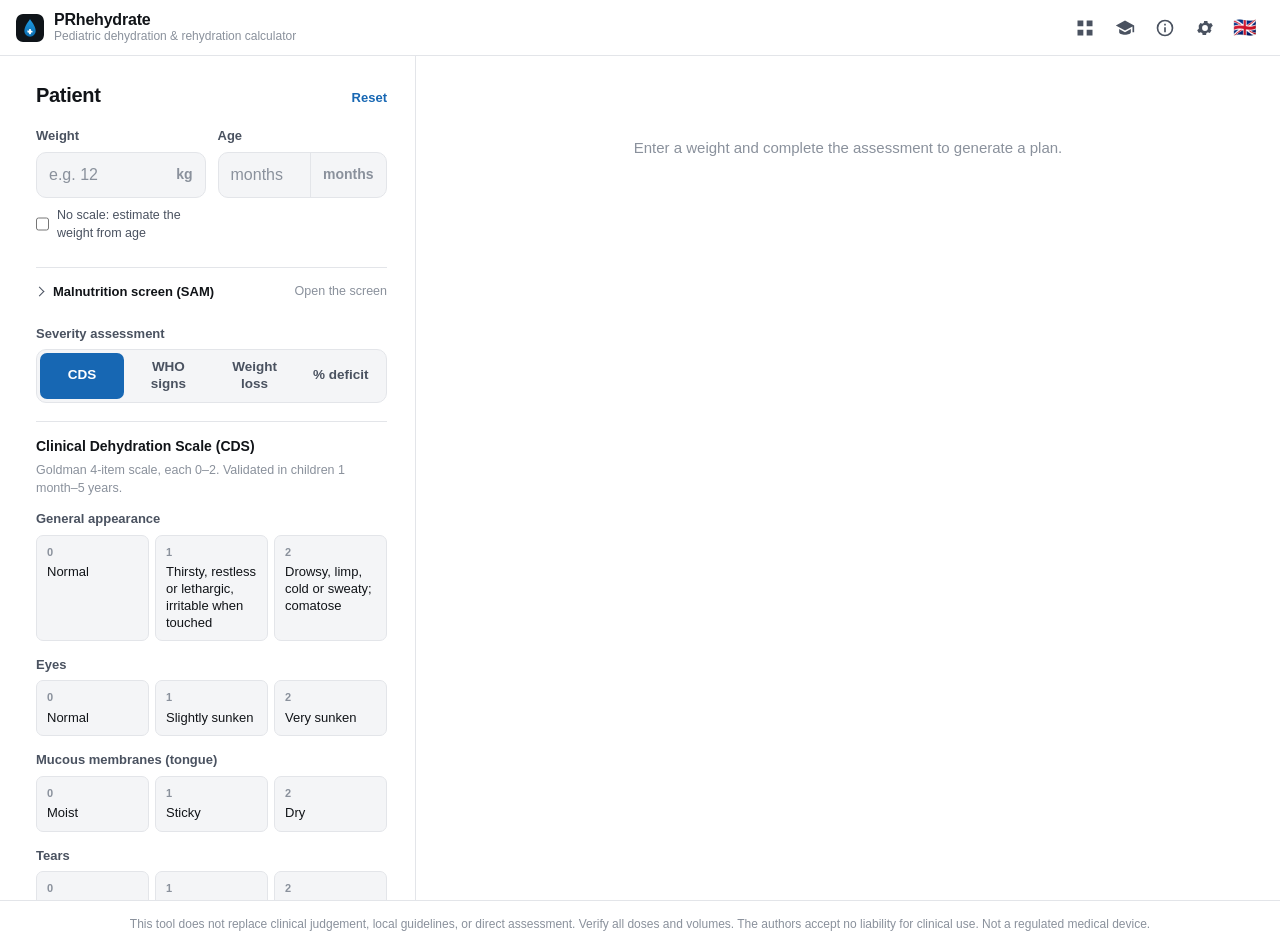
<file: index.html>
<!DOCTYPE html>
<html lang="en" data-theme="dark">
<head>
  <meta charset="utf-8" />
  <meta name="viewport" content="width=device-width, initial-scale=1, viewport-fit=cover" />
  <meta name="color-scheme" content="light dark" />
  <meta name="theme-color" content="#000000" media="(prefers-color-scheme: dark)" />
  <meta name="theme-color" content="#ffffff" media="(prefers-color-scheme: light)" />
  <meta name="description" content="Evidence-based pediatric dehydration severity and rehydration protocol calculator. Offline-capable clinical decision support." />
  <title>PRhehydrate · Pediatric Rehydration Calculator</title>
  <link rel="manifest" href="manifest.webmanifest" />
  <link rel="icon" href="icon.svg" type="image/svg+xml" />
  <link rel="apple-touch-icon" href="icon.svg" />
  <link rel="stylesheet" href="css/styles.css?v=2.0.1" />
  <script>
    try { var th = localStorage.getItem("rh.theme") || "system";
      if (th === "system") th = matchMedia("(prefers-color-scheme: light)").matches ? "light" : "dark";
      document.documentElement.setAttribute("data-theme", th); } catch (e) {}
  </script>
</head>
<body>

  <header class="topbar">
    <div class="brand">
      <img src="icon.svg" alt="" class="brand-mark" width="28" height="28" />
      <div class="brand-text">
        <span class="brand-name" data-i18n="app.title">PRhehydrate</span>
        <span class="brand-tag inst-tag" id="instTag" hidden></span>
        <span class="brand-tag app-tag" data-i18n="app.tagline">Pediatric dehydration &amp; rehydration calculator</span>
      </div>
    </div>
    <nav class="topnav" data-i18n-aria="nav.panels" aria-label="Panels">
      <a href="tables.html" class="iconbtn" data-i18n-title="nav.tables" aria-label="Clinical reference tables" title="Clinical reference tables">
        <svg viewBox="0 0 24 24" aria-hidden="true"><path d="M3 3h7v7H3V3zm0 11h7v7H3v-7zm11-11h7v7h-7V3zm0 11h7v7h-7v-7z"/></svg>
      </a>
      <button class="iconbtn" data-panel="edu" data-i18n-title="nav.edu" aria-label="Education">
        <svg viewBox="0 0 24 24" aria-hidden="true"><path d="M12 3 1 9l11 6 9-4.9V17h2V9L12 3zM5 13.2V17c0 1.7 3.1 3 7 3s7-1.3 7-3v-3.8l-7 3.8-7-3.8z"/></svg>
      </button>
      <button class="iconbtn" data-panel="about" data-i18n-title="nav.about" aria-label="About">
        <svg viewBox="0 0 24 24" aria-hidden="true"><path d="M11 7h2v2h-2V7zm0 4h2v6h-2v-6zm1-9a10 10 0 100 20 10 10 0 000-20zm0 18a8 8 0 110-16 8 8 0 010 16z"/></svg>
      </button>
      <button class="iconbtn" data-panel="settings" data-i18n-title="nav.settings" aria-label="Settings">
        <svg viewBox="0 0 24 24" aria-hidden="true"><path d="M19.4 13a7.8 7.8 0 000-2l2-1.6-2-3.4-2.4 1a7.6 7.6 0 00-1.7-1l-.4-2.5H10.9l-.4 2.5a7.6 7.6 0 00-1.7 1l-2.4-1-2 3.4L4.6 11a7.8 7.8 0 000 2l-2 1.6 2 3.4 2.4-1a7.6 7.6 0 001.7 1l.4 2.5h4.2l.4-2.5a7.6 7.6 0 001.7-1l2.4 1 2-3.4-2-1.6zM12 15.5A3.5 3.5 0 1112 8.5a3.5 3.5 0 010 7z"/></svg>
      </button>
      <div class="lang-wrap">
        <button class="langtoggle" id="langToggle" data-i18n-aria="nav.lang" aria-label="Change language" aria-haspopup="true" aria-expanded="false">EN</button>
        <div class="lang-menu" id="langMenu" hidden>
          <button class="lang-item" data-lang="en">🇬🇧 English</button>
          <button class="lang-item" data-lang="kr">🇰🇷 한국어</button>
          <button class="lang-item" data-lang="fr">🇫🇷 Français</button>
          <button class="lang-item" data-lang="ru">🇷🇺 Русский</button>
          <button class="lang-item" data-lang="zh">🇨🇳 中文</button>
        </div>
      </div>
    </nav>
  </header>

  <main class="layout">

    <section class="col col-input">
      <div class="card inputs" aria-labelledby="inHead">
        <div class="card-head"><h2 id="inHead" class="card-h" data-i18n="in.section">Patient</h2><button id="resetBtn" class="linkbtn" data-i18n="btn.reset">Reset</button></div>

        <div class="grid2">
          <label class="field">
            <span class="field-l" data-i18n="in.weight">Weight</span>
            <span class="inputwrap">
              <input id="weight" type="number" inputmode="decimal" min="0.5" max="100" step="0.1" data-i18n-ph="in.weight.ph" placeholder="e.g. 12" />
              <span class="suffix" data-i18n="u.kg">kg</span>
            </span>
            <span class="check"><input type="checkbox" id="weightEst" /><span data-i18n="in.weight.est">No scale: estimate the weight from age</span></span>
            <span class="hint" id="weightEstNote"></span>
          </label>
          <label class="field">
            <span class="field-l" data-i18n="in.age">Age</span>
            <span class="inputwrap">
              <input id="age" type="number" inputmode="numeric" min="0" max="216" step="1" data-i18n-ph="in.age.ph" placeholder="months" />
              <select id="ageUnit" class="suffix-select" data-i18n-aria="in.ageUnit" aria-label="Age unit">
                <option value="months" data-i18n="in.ageUnit.months">months</option>
                <option value="years" data-i18n="in.ageUnit.years">years</option>
              </select>
            </span>
          </label>
        </div>

        <details class="sam-screen" id="samScreen">
          <summary><span class="sub-h" data-i18n="sam.screen.title">Malnutrition screen (SAM)</span><span class="sam-sum" id="samSum"></span></summary>
          <p class="hint" data-i18n="sam.screen.help"></p>
          <div class="sam-grid">
            <label class="field sam-muac">
              <span class="field-l" data-i18n="sam.muac">MUAC</span>
              <span class="inputwrap">
                <input id="samMuac" type="number" inputmode="numeric" min="50" max="250" step="1" data-i18n-ph="sam.muac.ph" placeholder="e.g. 118" />
                <span class="suffix" data-i18n="u.mm">mm</span>
              </span>
            </label>
            <label class="field">
              <span class="field-l" data-i18n="sam.length">Length / height</span>
              <span class="inputwrap">
                <input id="samLen" type="number" inputmode="decimal" min="45" max="120" step="0.5" />
                <span class="suffix">cm</span>
              </span>
              <span class="hint" data-i18n="sam.length.help"></span>
            </label>
          </div>
          <div class="sam-grid">
            <div class="field">
              <span class="field-l" data-i18n="sam.sex">Sex</span>
              <div class="segmented small" id="samSexSeg">
                <button class="seg" data-val="m" data-i18n="sam.sex.m">Boy</button>
                <button class="seg" data-val="f" data-i18n="sam.sex.f">Girl</button>
              </div>
            </div>
            <div class="field">
              <span class="field-l" data-i18n="sam.whz">Weight-for-height &lt; −3 SD</span>
              <div class="segmented small" id="samWhzSeg">
                <button class="seg" data-val="yes" data-i18n="sam.yes">Yes</button>
                <button class="seg" data-val="no" data-i18n="sam.no">No</button>
                <button class="seg" data-val="" data-i18n="sam.whz.unk">Not measured</button>
              </div>
              <span class="hint" id="samWhzDerived"></span>
            </div>
          </div>
          <div class="field">
            <span class="field-l" data-i18n="sam.oedema">Bilateral pitting oedema</span>
            <div class="segmented small" id="samOedemaSeg">
              <button class="seg" data-val="0" data-i18n="sam.oedema.0">None</button>
              <button class="seg" data-val="1">+</button>
              <button class="seg" data-val="2">++</button>
              <button class="seg" data-val="3">+++</button>
            </div>
          </div>
          <div class="sam-status" id="samStatus" aria-live="polite"></div>

          <div class="sam-extra" id="samExtra" hidden>
            <p class="hint sam-warn" data-i18n="sam.diag.common"></p>
            <div class="field">
              <span class="field-l" data-i18n="sam.hyd">Hydration status (clinician judgement)</span>
              <div class="segmented small" id="samHydSeg">
                <button class="seg" data-val="none" data-i18n="sam.hyd.none">None</button>
                <button class="seg" data-val="some" data-i18n="sam.hyd.some">Some</button>
                <button class="seg" data-val="severe" data-i18n="sam.hyd.severe">Severe</button>
              </div>
              <span class="hint" id="samHydHint"></span>
            </div>
            <div class="field">
              <span class="field-l" data-i18n="sam.shock">Signs of shock</span>
              <div class="segmented small" id="samShockSeg">
                <button class="seg" data-val="1" data-i18n="sam.yes">Yes</button>
                <button class="seg" data-val="0" data-i18n="sam.no">No</button>
              </div>
              <span class="hint" id="samShockDef"></span>
            </div>
            <div class="field">
              <span class="field-l" data-i18n="sam.oralOk">Can drink or take NG fluids</span>
              <div class="segmented small" id="samOralSeg">
                <button class="seg" data-val="1" data-i18n="sam.yes">Yes</button>
                <button class="seg" data-val="0" data-i18n="sam.no">No</button>
              </div>
            </div>
            <label class="field">
              <span class="field-l" data-i18n="sam.preW">Pre-diarrhoea weight (if known)</span>
              <span class="inputwrap">
                <input id="samPreW" type="number" inputmode="decimal" min="0.5" max="100" step="0.1" />
                <span class="suffix" data-i18n="u.kg">kg</span>
              </span>
              <span class="hint" data-i18n="sam.preW.help"></span>
            </label>
          </div>
        </details>

        <p class="hint sam-hidden" id="samHiddenNote" data-i18n="in.samHidden" hidden></p>
        <div id="methodBlock">
        <div class="field">
          <span class="field-l" data-i18n="in.method">Severity assessment</span>
          <div class="segmented method-seg" id="methodSeg" role="tablist">
            <button role="tab" class="seg active" data-method="cds" data-i18n="in.method.cds.s">CDS</button>
            <button role="tab" class="seg" data-method="who" data-i18n="in.method.who.s">WHO signs</button>
            <button role="tab" class="seg" data-method="weight" data-i18n="in.method.weight.s">Weight loss</button>
            <button role="tab" class="seg" data-method="percent" data-i18n="in.method.percent.s">% deficit</button>
          </div>
        </div>

        <div class="method-panel" data-mpanel="cds">
          <h3 class="sub-h" data-i18n="cds.title">Clinical Dehydration Scale (CDS)</h3>
          <p class="hint" data-i18n="cds.help"></p>
          <div class="scale" id="cdsScale"></div>
          <div class="scorebar"><span data-i18n="cds.score">CDS score</span><strong id="cdsScore">0 / 8</strong></div>
        </div>

        <div class="method-panel" data-mpanel="who" hidden>
          <h3 class="sub-h" data-i18n="who.title">WHO clinical signs</h3>
          <p class="hint" data-i18n="who.help"></p>
          <div class="scale" id="whoScale"></div>
        </div>

        <div class="method-panel" data-mpanel="weight" hidden>
          <h3 class="sub-h" data-i18n="wl.title">Measured weight loss</h3>
          <p class="hint" data-i18n="wl.help"></p>
          <label class="field">
            <span class="field-l" data-i18n="wl.well">Recent well weight</span>
            <span class="inputwrap">
              <input id="wellWeight" type="number" inputmode="decimal" min="0.5" max="100" step="0.1" data-i18n-ph="wl.well.ph" placeholder="kg before illness" />
              <span class="suffix" data-i18n="u.kg">kg</span>
            </span>
          </label>
        </div>

        <div class="method-panel" data-mpanel="percent" hidden>
          <h3 class="sub-h" data-i18n="pct.title">Estimated fluid deficit</h3>
          <p class="hint" data-i18n="pct.help"></p>
          <label class="field">
            <span class="field-l"><span data-i18n="pct.label">Deficit</span> · <strong id="pctOut">5%</strong></span>
            <input id="pctRange" type="range" min="0" max="15" step="0.5" value="5" class="range" />
          </label>
        </div>
        </div>

        <details class="losses">
          <summary data-i18n="loss.title">Ongoing losses (optional)</summary>
          <div class="grid2">
            <label class="field">
              <span class="field-l" data-i18n="loss.stools">Watery stools</span>
              <input id="stools" type="number" inputmode="numeric" min="0" max="50" step="1" value="0" />
              <span class="hint" data-i18n="loss.stools.unit"></span>
            </label>
            <label class="field">
              <span class="field-l" data-i18n="loss.emesis">Emesis episodes</span>
              <input id="emesis" type="number" inputmode="numeric" min="0" max="50" step="1" value="0" />
              <span class="hint" data-i18n="loss.emesis.unit"></span>
            </label>
          </div>
          <p class="hint" data-i18n="loss.help"></p>
          <div class="field">
            <span class="field-l" data-i18n="sam.cholera">Suspected cholera / profuse watery diarrhoea</span>
            <div class="segmented small" id="samCholSeg">
              <button class="seg" data-val="1" data-i18n="sam.yes">Yes</button>
              <button class="seg" data-val="0" data-i18n="sam.no">No</button>
            </div>
          </div>
        </details>

        <details class="losses">
          <summary data-i18n="lab.title">Blood results (optional)</summary>
          <div class="grid2">
            <label class="field">
              <span class="field-l" data-i18n="lab.na">Serum Na⁺</span>
              <span class="inputwrap">
                <input id="sodium" type="number" inputmode="decimal" min="100" max="200" step="1" />
                <span class="suffix">mmol/L</span>
              </span>
              <span class="hint" data-i18n="lab.na.help"></span>
            </label>
          </div>
        </details>

        <div class="actions">
          <div class="live-sum" id="liveSum"></div>
          <button id="calcBtn" class="btn primary" data-i18n="btn.seePlan">See the plan</button>
        </div>
      </div>
    </section>

    <section class="col col-results">
      <div class="card results" aria-live="polite">
        <div class="results-head">
          <div class="results-btns">
            <button id="sheetBtn" class="btn primary small" data-i18n="bs.btn" hidden>Bedside sheet</button>
            <button id="copyBtn" class="btn ghost small" data-i18n="btn.copy" hidden>Copy as text</button>
            <button id="printBtn" class="btn ghost small" data-i18n="btn.print" hidden>Print / save</button>
          </div>
        </div>
        <div id="resultsBody">
          <p class="empty" data-i18n="res.empty">Enter a weight and complete the assessment to generate a plan.</p>
        </div>
      </div>
    </section>

  </main>

  <footer class="foot">
    <span data-i18n="foot.disclaimer"></span>
  </footer>

  <div class="overlay" id="overlay" hidden>
    <div class="sheet" role="dialog" aria-modal="true" id="sheet">
      <button class="sheet-close" id="sheetClose" data-i18n-aria="nav.close" aria-label="Close">✕</button>

      <div class="panel" data-panel-body="edu" hidden>
        <h2 data-i18n="edu.title">Education</h2>
        <article class="prose" id="eduBody"></article>
      </div>

      <div class="panel" data-panel-body="about" hidden>
        <h2 data-i18n="about.title">About</h2>
        <article class="prose" id="aboutBody"></article>
      </div>

      <div class="panel" data-panel-body="bedside" hidden>
        <div class="bs-bar">
          <h2 data-i18n="bs.btn">Bedside sheet</h2>
          <button class="btn primary small" id="sheetPrintBtn" data-i18n="bs.print">Print</button>
        </div>
        <p class="hint" data-i18n="bs.preview.help"></p>
        <div class="bs-preview"><div class="bs-paper" id="sheetPreview"></div></div>
      </div>

      <div class="panel" data-panel-body="settings" hidden>
        <h2 data-i18n="set.title">Settings</h2>

        <details class="set-group" open>
        <summary class="set-section-h" data-i18n="set.display">Display</summary>
        <div class="setrow">
          <span data-i18n="set.lang">Language</span>
          <div class="segmented small" id="langSeg">
            <button class="seg" data-lang="en" title="English" aria-label="English">🇬🇧</button>
            <button class="seg" data-lang="kr" title="한국어" aria-label="한국어">🇰🇷</button>
            <button class="seg" data-lang="fr" title="Français" aria-label="Français">🇫🇷</button>
            <button class="seg" data-lang="ru" title="Русский" aria-label="Русский">🇷🇺</button>
            <button class="seg" data-lang="zh" title="中文" aria-label="中文">🇨🇳</button>
          </div>
        </div>
        <div class="setrow">
          <span data-i18n="set.theme">Theme</span>
          <div class="segmented small" id="themeSeg">
            <button class="seg" data-theme="system" data-i18n="set.theme.system">System</button>
            <button class="seg" data-theme="light" data-i18n="set.theme.light">Light</button>
            <button class="seg" data-theme="dark" data-i18n="set.theme.dark">Dark</button>
          </div>
        </div>
        <div class="setrow">
          <span data-i18n="set.update">Check for updates</span>
          <button class="btn ghost small" id="updateBtn" data-i18n="set.update">Check for updates</button>
        </div>
        <div class="setrow last">
          <span data-i18n="set.clear">Clear saved inputs</span>
          <button class="btn ghost small" id="clearBtn" data-i18n="set.clear">Clear saved inputs</button>
        </div>
        </details>

        <details class="set-group">
        <summary class="set-section-h" data-i18n="inst.title">Institution</summary>

        <div class="setrow">
          <label class="field full">
            <span class="field-l" data-i18n="inst.name">Institution name</span>
            <input id="instName" type="text" data-i18n-ph="inst.name.ph" placeholder="e.g. Seoul Children's Hospital" />
            <span class="hint" data-i18n="inst.name.help"></span>
          </label>
        </div>
        <div class="setrow">
          <label class="field full">
            <span class="field-l" data-i18n="inst.dept">Department / ward</span>
            <input id="instDept" type="text" data-i18n-ph="inst.dept.ph" placeholder="e.g. Paediatric Emergency" />
          </label>
        </div>
        <div class="setrow">
          <div class="field full">
            <span class="field-l" data-i18n="inst.logo">Logo</span>
            <div class="logo-row">
              <img id="instLogoPreview" class="logo-preview" alt="" hidden />
              <label class="btn ghost small logo-pick">
                <span data-i18n="inst.logo.choose">Choose image</span>
                <input id="instLogoFile" type="file" accept="image/*" hidden />
              </label>
              <button class="btn ghost small" id="instLogoRemove" data-i18n="inst.logo.remove" hidden>Remove</button>
            </div>
          </div>
        </div>
        </details>

        <details class="set-group">
        <summary class="set-section-h" data-i18n="set.protocol">Protocols</summary>
        <div class="setrow">
          <span data-i18n="inst.ivFluid">IV fluid for Plan C</span>
          <select id="instIvFluid" class="set-select">
            <option value="rl" data-i18n="inst.ivFluid.rl">Ringer's lactate (WHO default)</option>
            <option value="ns" data-i18n="inst.ivFluid.ns">Normal saline (0.9% NaCl)</option>
            <option value="plasmalyte" data-i18n="inst.ivFluid.plasmalyte">Plasma-Lyte</option>
            <option value="darrow" data-i18n="inst.ivFluid.darrow">Half-strength Darrow's with 5% dextrose</option>
            <option value="halfns" data-i18n="inst.ivFluid.halfns">0.45% saline with 5% dextrose</option>
          </select>
          <p class="hint full" data-i18n="inst.ivFluid.help"></p>
        </div>
        <div class="setrow">
          <span data-i18n="inst.planBRate">Plan B ORS dose</span>
          <select id="instPlanBRate" class="set-select">
            <option value="75"  data-i18n="inst.planBRate.75">75 mL/kg (WHO standard)</option>
            <option value="60"  data-i18n="inst.planBRate.60">60 mL/kg (ESPGHAN moderate / European)</option>
            <option value="100" data-i18n="inst.planBRate.100">100 mL/kg (WHO max)</option>
            <option value="50"  data-i18n="inst.planBRate.50">50 mL/kg (ESPGHAN mild)</option>
          </select>
        </div>
        <div class="setrow">
          <span data-i18n="inst.planBHours">Plan B duration</span>
          <select id="instPlanBHours" class="set-select">
            <option value="4" data-i18n="inst.planBHours.4">4 hours (standard)</option>
            <option value="3" data-i18n="inst.planBHours.3">3 hours (rapid)</option>
            <option value="6" data-i18n="inst.planBHours.6">6 hours (extended / home)</option>
          </select>
        </div>
        <div class="setrow">
          <span data-i18n="inst.planBApproach">Plan C primary approach</span>
          <select id="instPlanCApproach" class="set-select">
            <option value="who" data-i18n="inst.planBApproach.who">WHO (30/70 split)</option>
            <option value="bolus" data-i18n="inst.planBApproach.bolus">Bolus-first (AAP)</option>
          </select>
        </div>
        <div class="setrow">
          <span data-i18n="inst.sevPct.some">"Some" deficit %</span>
          <span class="set-pct-wrap">
            <input id="instSomePct" type="number" inputmode="decimal" min="1" max="9" step="0.5" value="6" class="set-num" />
            <span class="set-pct-sym">%</span>
          </span>
        </div>
        <div class="setrow">
          <span data-i18n="inst.sevPct.severe">"Severe" deficit %</span>
          <span class="set-pct-wrap">
            <input id="instSeverePct" type="number" inputmode="decimal" min="5" max="15" step="0.5" value="10" class="set-num" />
            <span class="set-pct-sym">%</span>
          </span>
        </div>
        </details>

        <details class="set-group">
        <summary class="set-section-h" data-i18n="res.adjuncts">Adjuncts</summary>
        <div class="setrow">
          <span data-i18n="inst.showZinc">Zinc reminder</span>
          <div class="segmented small" id="instZincSeg">
            <button class="seg active" data-val="1" data-i18n="inst.on">On</button>
            <button class="seg" data-val="0" data-i18n="inst.off">Off</button>
          </div>
        </div>
        <div class="setrow">
          <span data-i18n="inst.showOndansetron">Ondansetron note</span>
          <div class="segmented small" id="instOndaSeg">
            <button class="seg active" data-val="1" data-i18n="inst.on">On</button>
            <button class="seg" data-val="0" data-i18n="inst.off">Off</button>
          </div>
        </div>
        <div class="setrow">
          <span data-i18n="inst.showNgOrs">NG-ORS note</span>
          <div class="segmented small" id="instNgSeg">
            <button class="seg active" data-val="1" data-i18n="inst.on">On</button>
            <button class="seg" data-val="0" data-i18n="inst.off">Off</button>
          </div>
        </div>
        <div class="setrow">
          <span data-i18n="inst.showRacecadotril">Racecadotril note</span>
          <div class="segmented small" id="instRaceSeg">
            <button class="seg" data-val="1" data-i18n="inst.on">On</button>
            <button class="seg active" data-val="0" data-i18n="inst.off">Off</button>
          </div>
        </div>
        <div class="setrow">
          <span data-i18n="inst.showSmectite">Smectite note</span>
          <div class="segmented small" id="instSmectiteSeg">
            <button class="seg" data-val="1" data-i18n="inst.on">On</button>
            <button class="seg active" data-val="0" data-i18n="inst.off">Off</button>
          </div>
        </div>
        <div class="setrow last">
          <span data-i18n="inst.showSboulardii">S. boulardii note</span>
          <div class="segmented small" id="instSboulardiiSeg">
            <button class="seg" data-val="1" data-i18n="inst.on">On</button>
            <button class="seg active" data-val="0" data-i18n="inst.off">Off</button>
          </div>
        </div>
        </details>

        <details class="set-group">
        <summary class="set-section-h" data-i18n="inst.bedside.title">Bedside units</summary>
        <div class="setrow">
          <span data-i18n="inst.dripSet">Giving set</span>
          <select id="instDripSet" class="set-select">
            <option value="60" data-i18n="inst.dripSet.60">Paediatric burette set, 60 drops/mL</option>
            <option value="20" data-i18n="inst.dripSet.20">Standard set, 20 drops/mL</option>
            <option value="0" data-i18n="inst.dripSet.0">Infusion pump (no drops shown)</option>
          </select>
        </div>
        <div class="setrow">
          <span data-i18n="inst.orsSachet">ORS sachet size</span>
          <select id="instOrsSachet" class="set-select">
            <option value="1000" data-i18n="inst.orsSachet.1000">1 L sachet (WHO/UNICEF)</option>
            <option value="500" data-i18n="inst.orsSachet.500">500 mL sachet</option>
            <option value="200" data-i18n="inst.orsSachet.200">200 mL sachet</option>
          </select>
        </div>
        <div class="setrow last">
          <span data-i18n="inst.zincTab">Zinc as 20 mg dispersible tablets</span>
          <div class="segmented small" id="instZincTabSeg">
            <button class="seg active" data-val="1" data-i18n="inst.on">On</button>
            <button class="seg" data-val="0" data-i18n="inst.off">Off</button>
          </div>
        </div>

        </details>

        <details class="set-group">
        <summary class="set-section-h" data-i18n="inst.sam.title">Malnutrition (SAM)</summary>
        <div class="setrow">
          <span data-i18n="inst.samScreen">Malnutrition screen</span>
          <select id="instSamScreen" class="set-select">
            <option value="optional" data-i18n="inst.samScreen.optional">Shown, optional</option>
            <option value="required" data-i18n="inst.samScreen.required">Required before any plan</option>
            <option value="off" data-i18n="inst.samScreen.off">Off</option>
          </select>
        </div>
        <div class="setrow">
          <span data-i18n="inst.samProtocol">SAM rehydration protocol</span>
          <select id="instSamProtocol" class="set-select">
            <option value="who" data-i18n="sam.p.who">WHO</option>
            <option value="msf" data-i18n="sam.p.msf">MSF</option>
            <option value="acf" data-i18n="sam.p.acf">ACF</option>
            <option value="india" data-i18n="sam.p.india">India</option>
            <option value="kenya" data-i18n="sam.p.kenya">Kenya</option>
          </select>
        </div>
        <div class="setrow set-sources">
          <ul class="src-list" id="samProtocolSources"></ul>
        </div>
        <div class="setrow last">
          <span data-i18n="inst.samFluid">Oral fluid for SAM</span>
          <select id="instSamFluid" class="set-select">
            <option value="auto" data-i18n="inst.samFluid.auto">As the protocol specifies</option>
            <option value="ors" data-i18n="inst.samFluid.ors">Low-osmolarity ORS (no ReSoMal)</option>
          </select>
        </div>

        </details>

        <details class="set-group">
        <summary class="set-section-h" data-i18n="inst.link.title">Setup link</summary>
        <p class="hint" data-i18n="inst.link.help"></p>
        <div class="setrow">
          <button class="btn ghost small" id="linkMakeBtn" data-i18n="inst.link.make">Create link from these settings</button>
        </div>
        <div class="setrow last" id="linkRow" hidden>
          <input id="linkOut" type="text" readonly class="link-out" data-i18n-aria="inst.link.title" aria-label="Setup link" />
          <button class="btn ghost small" id="linkCopyBtn" data-i18n="inst.link.copy">Copy</button>
        </div>

        </details>

        <div class="setrow">
          <button class="btn ghost small" id="instResetBtn" data-i18n="inst.reset">Reset to defaults</button>
        </div>

        <p class="hint version-line"><span data-i18n="about.version">Version</span> <span id="verOut">—</span></p>
      </div>

    </div>
  </div>

  <div class="toast" id="toast" role="status" hidden></div>

  <div id="printSheet" aria-hidden="true"></div>
  <div id="printReport" aria-hidden="true"></div>

  <script src="js/i18n.js?v=2.0.1"></script>
  <script src="js/i18n-sam.js?v=2.0.1"></script>
  <script src="js/i18n-sheet.js?v=2.0.1"></script>
  <script src="js/whz.js?v=2.0.1"></script>
  <script src="js/calc.js?v=2.0.1"></script>
  <script src="js/sam.js?v=2.0.1"></script>
  <script src="js/sheet.js?v=2.0.1"></script>
  <script src="js/app.js?v=2.0.1"></script>
</body>
</html>
</file>
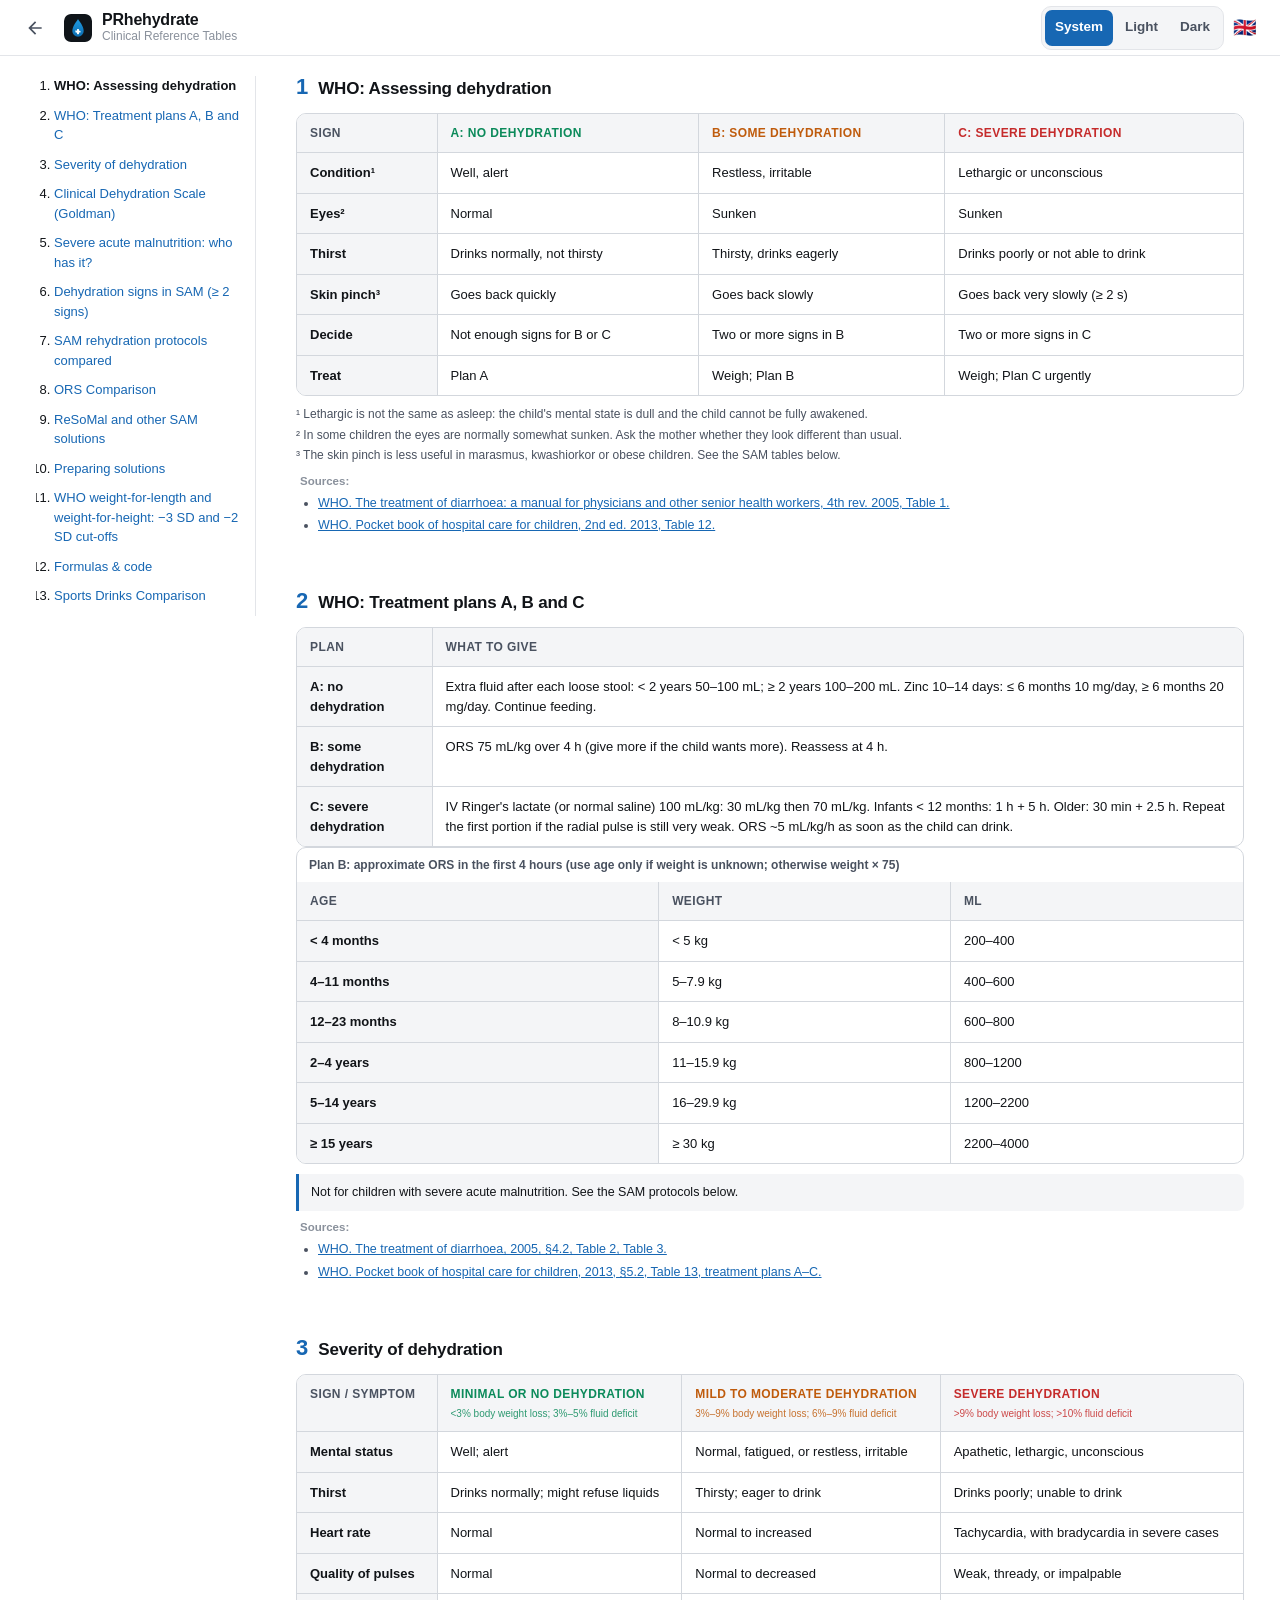
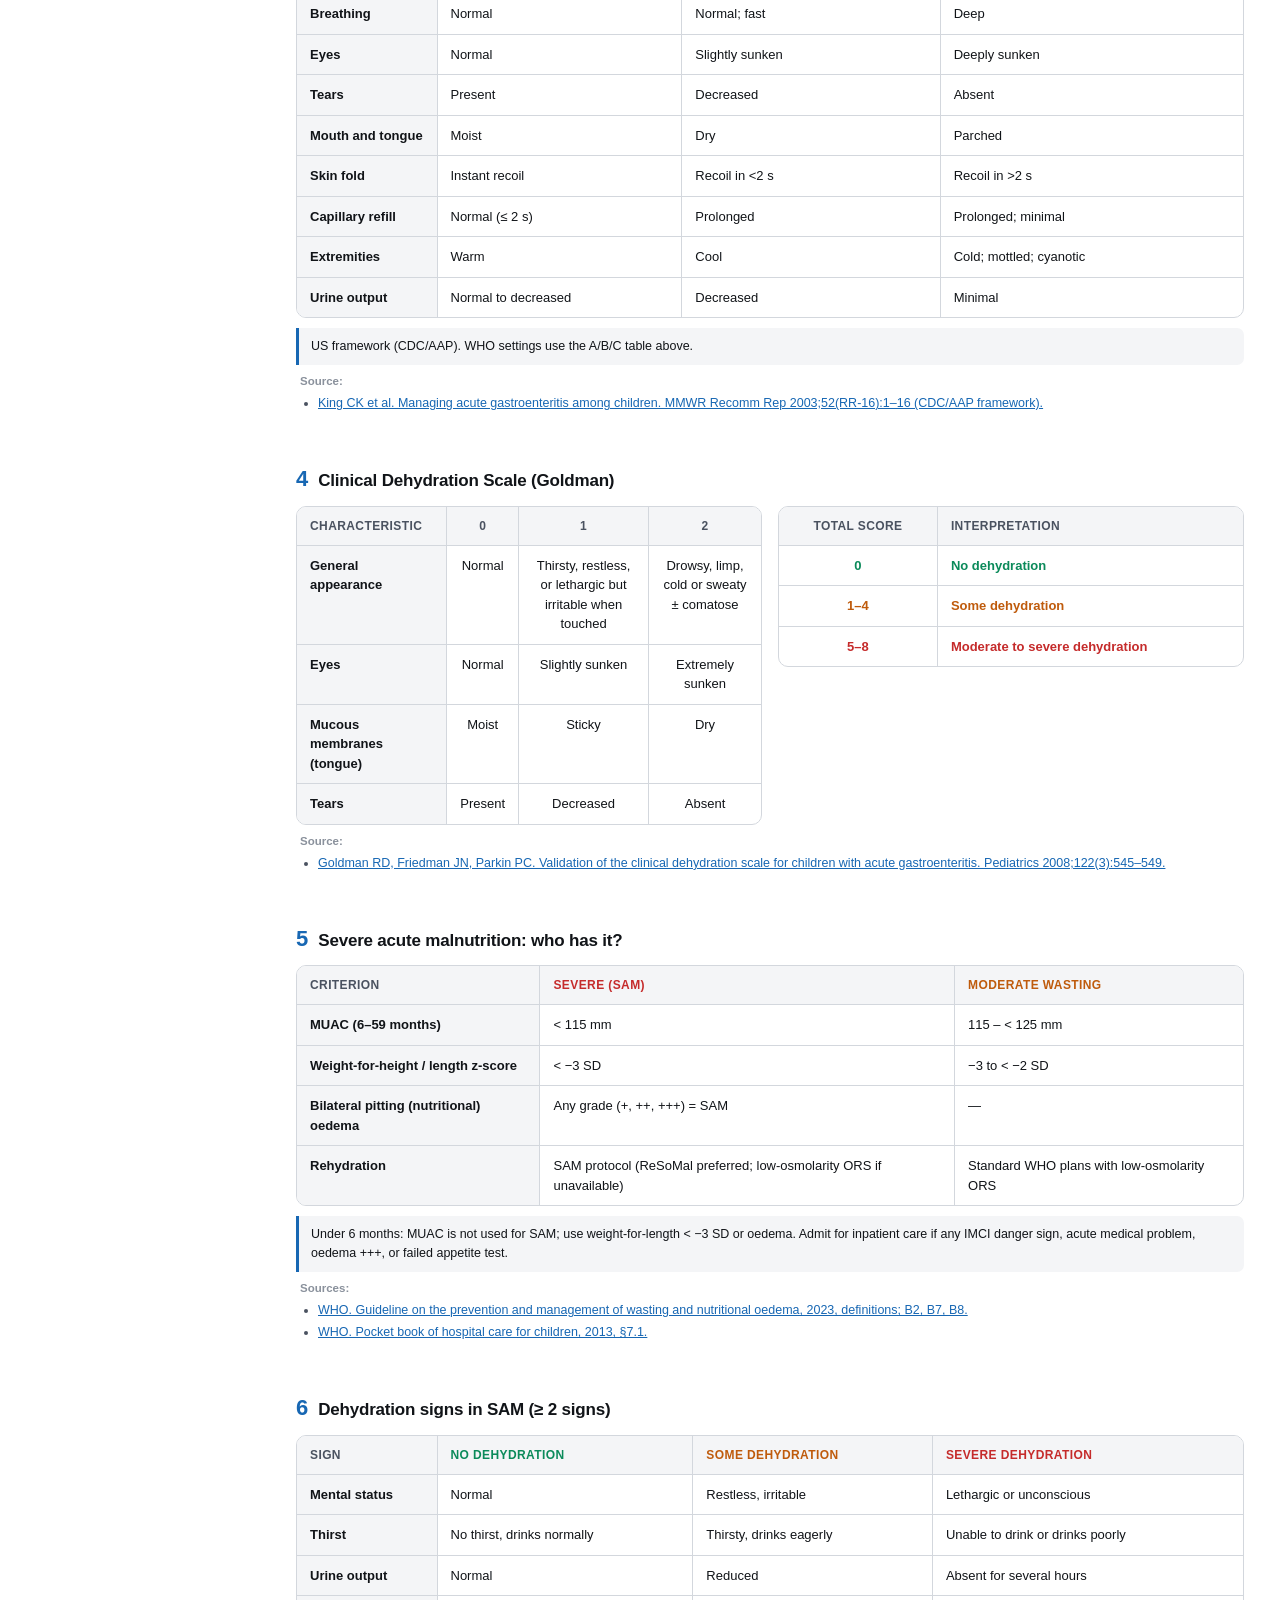
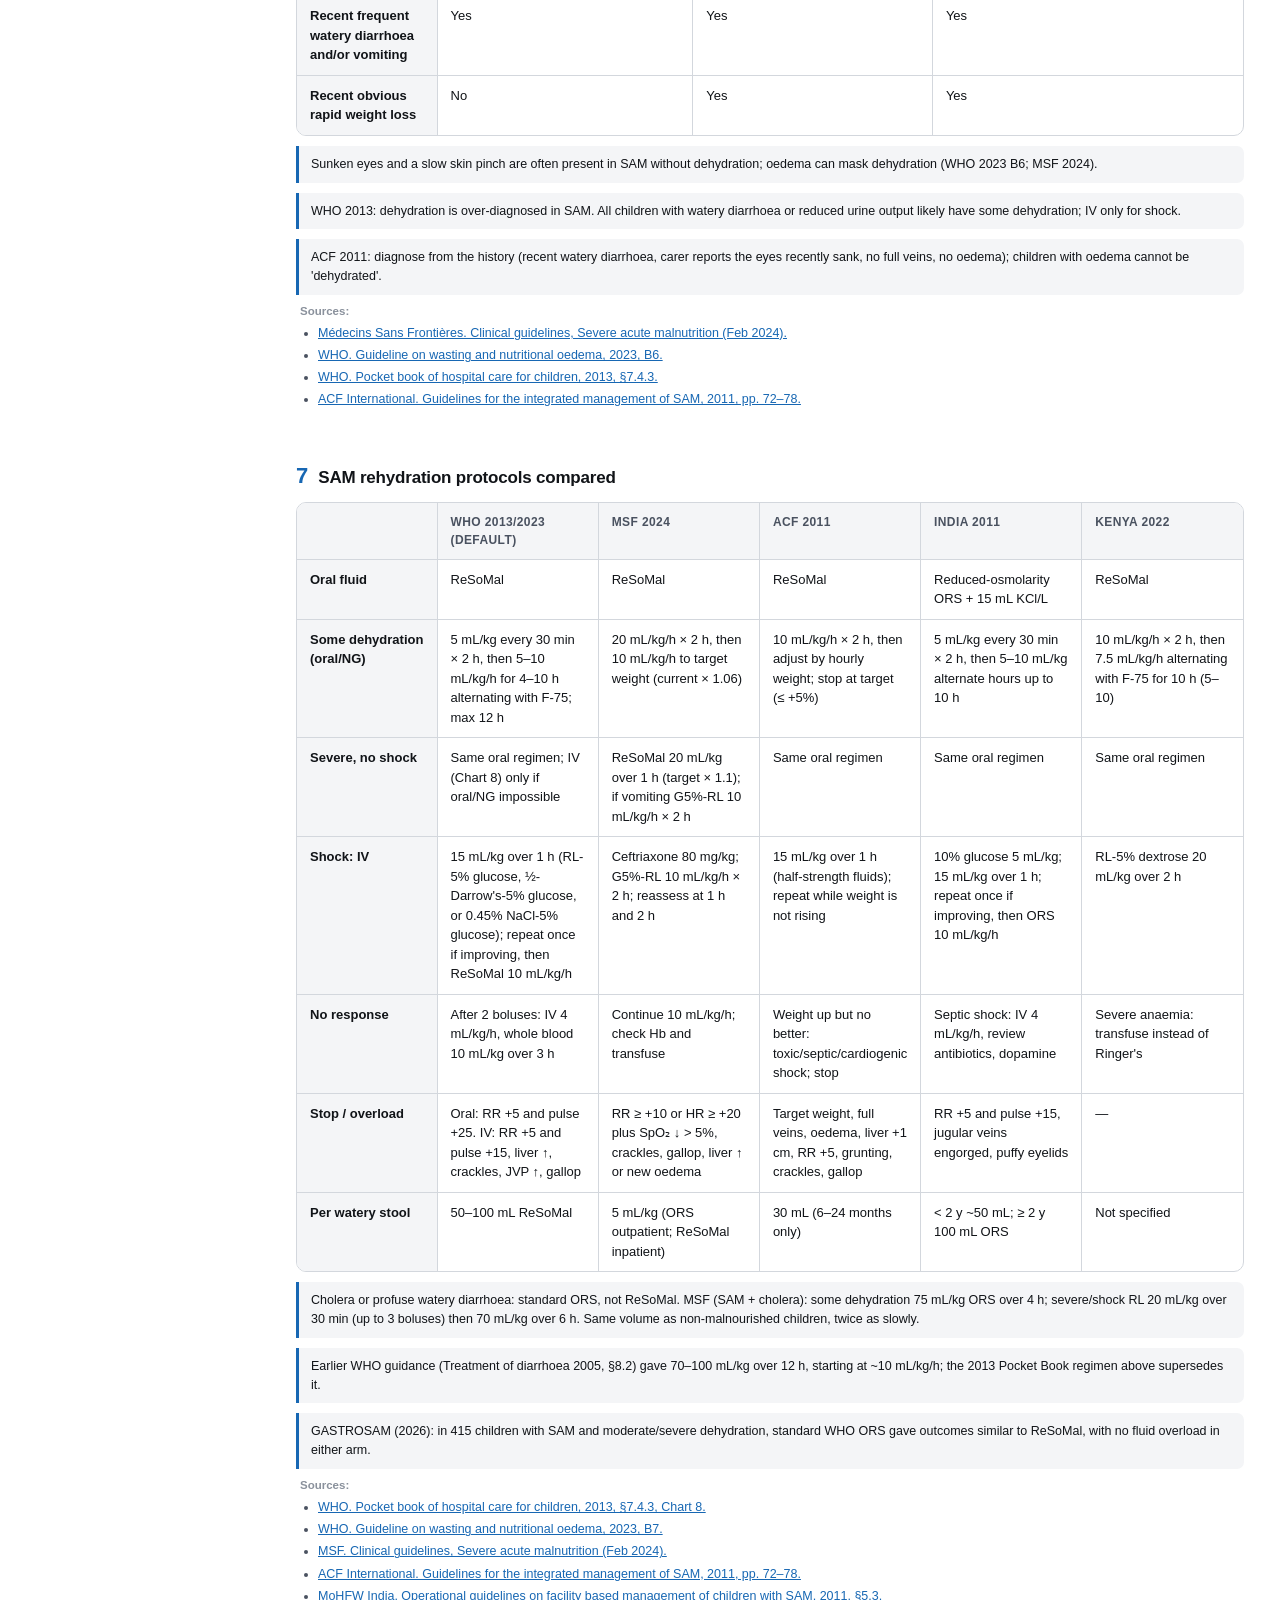
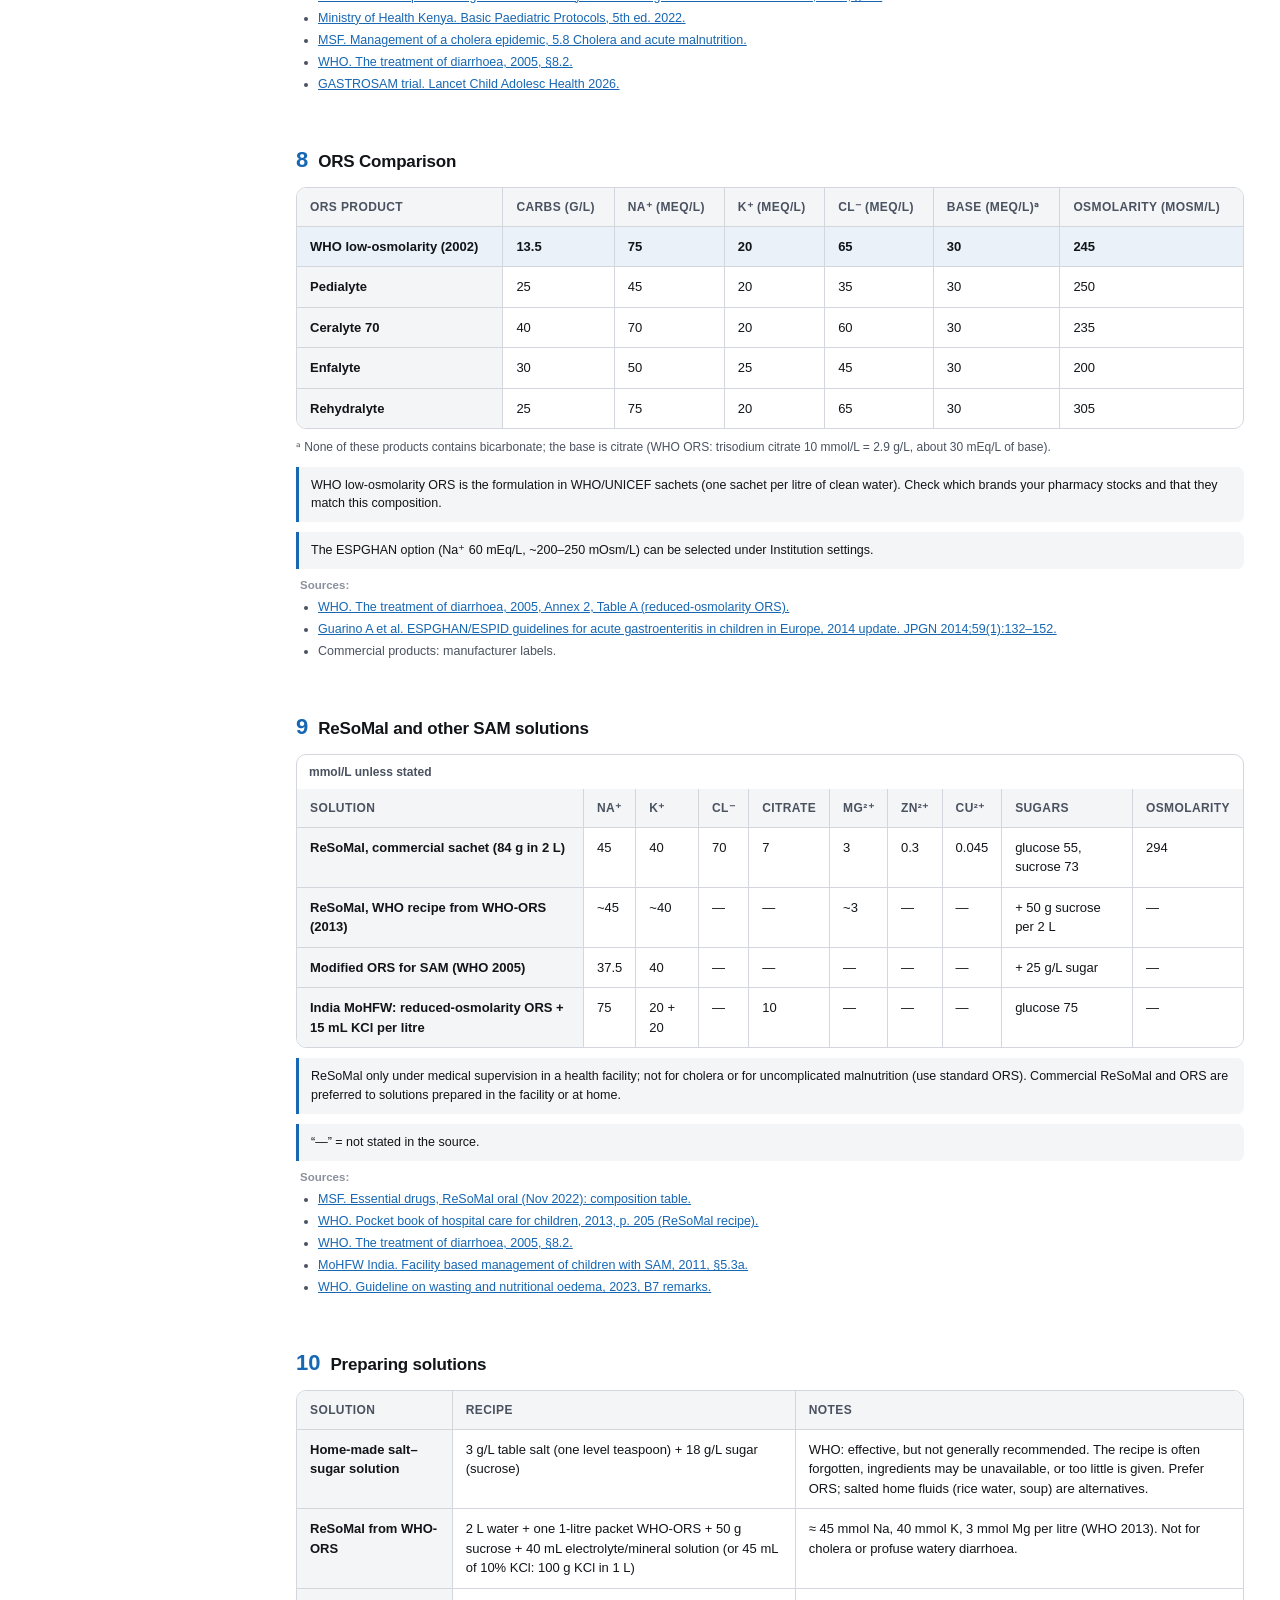
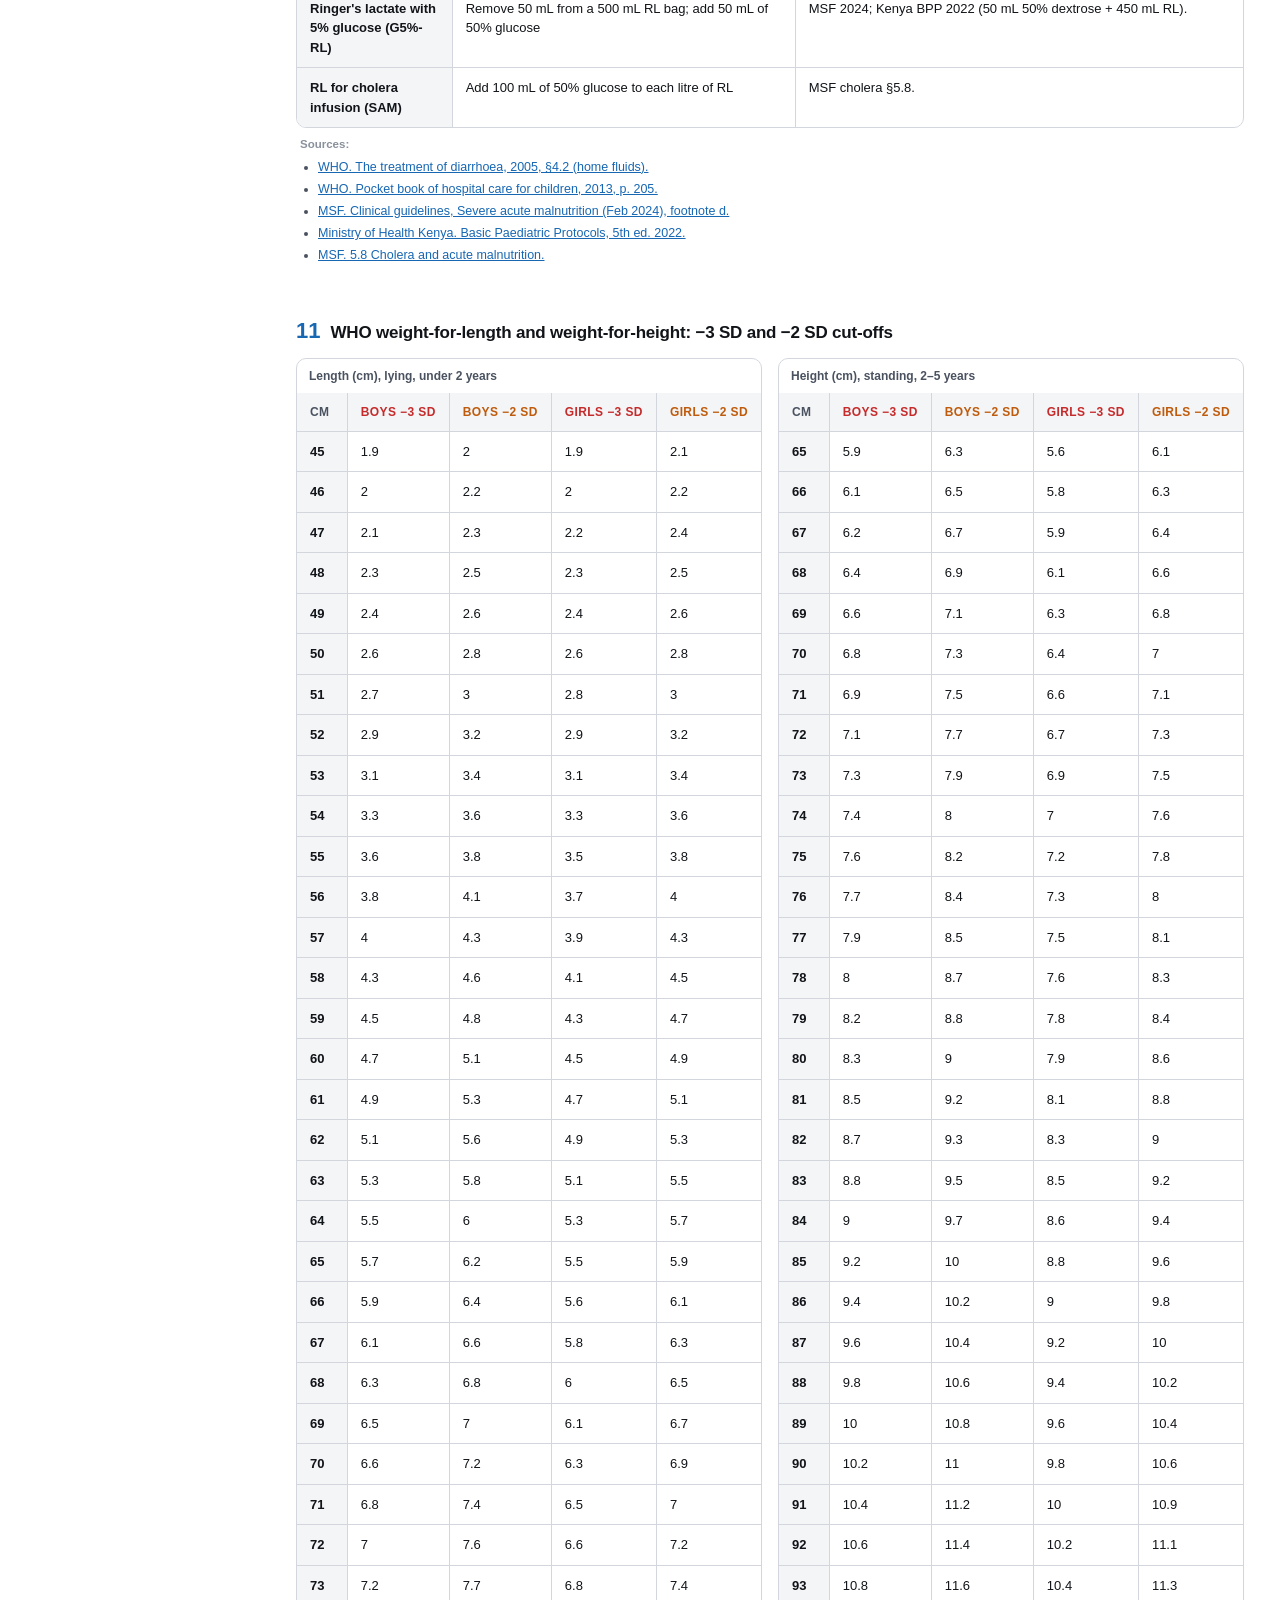
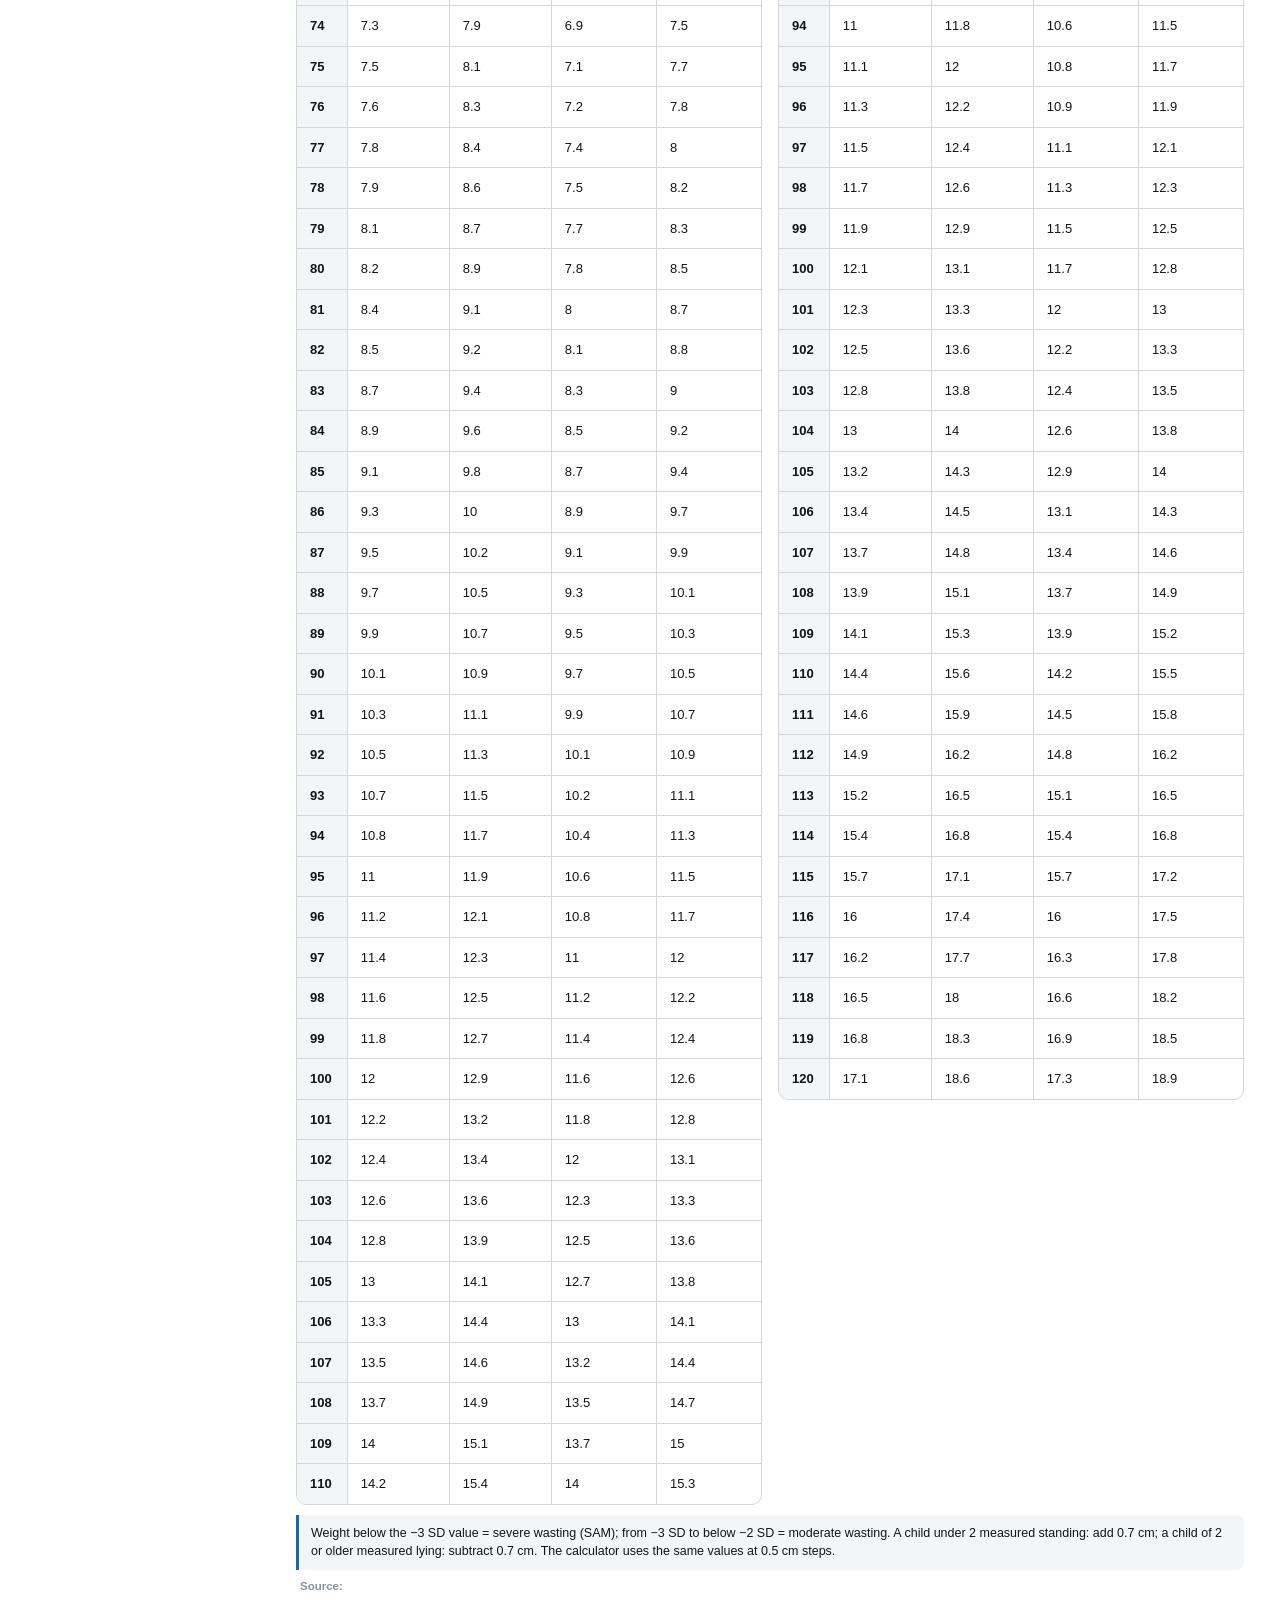
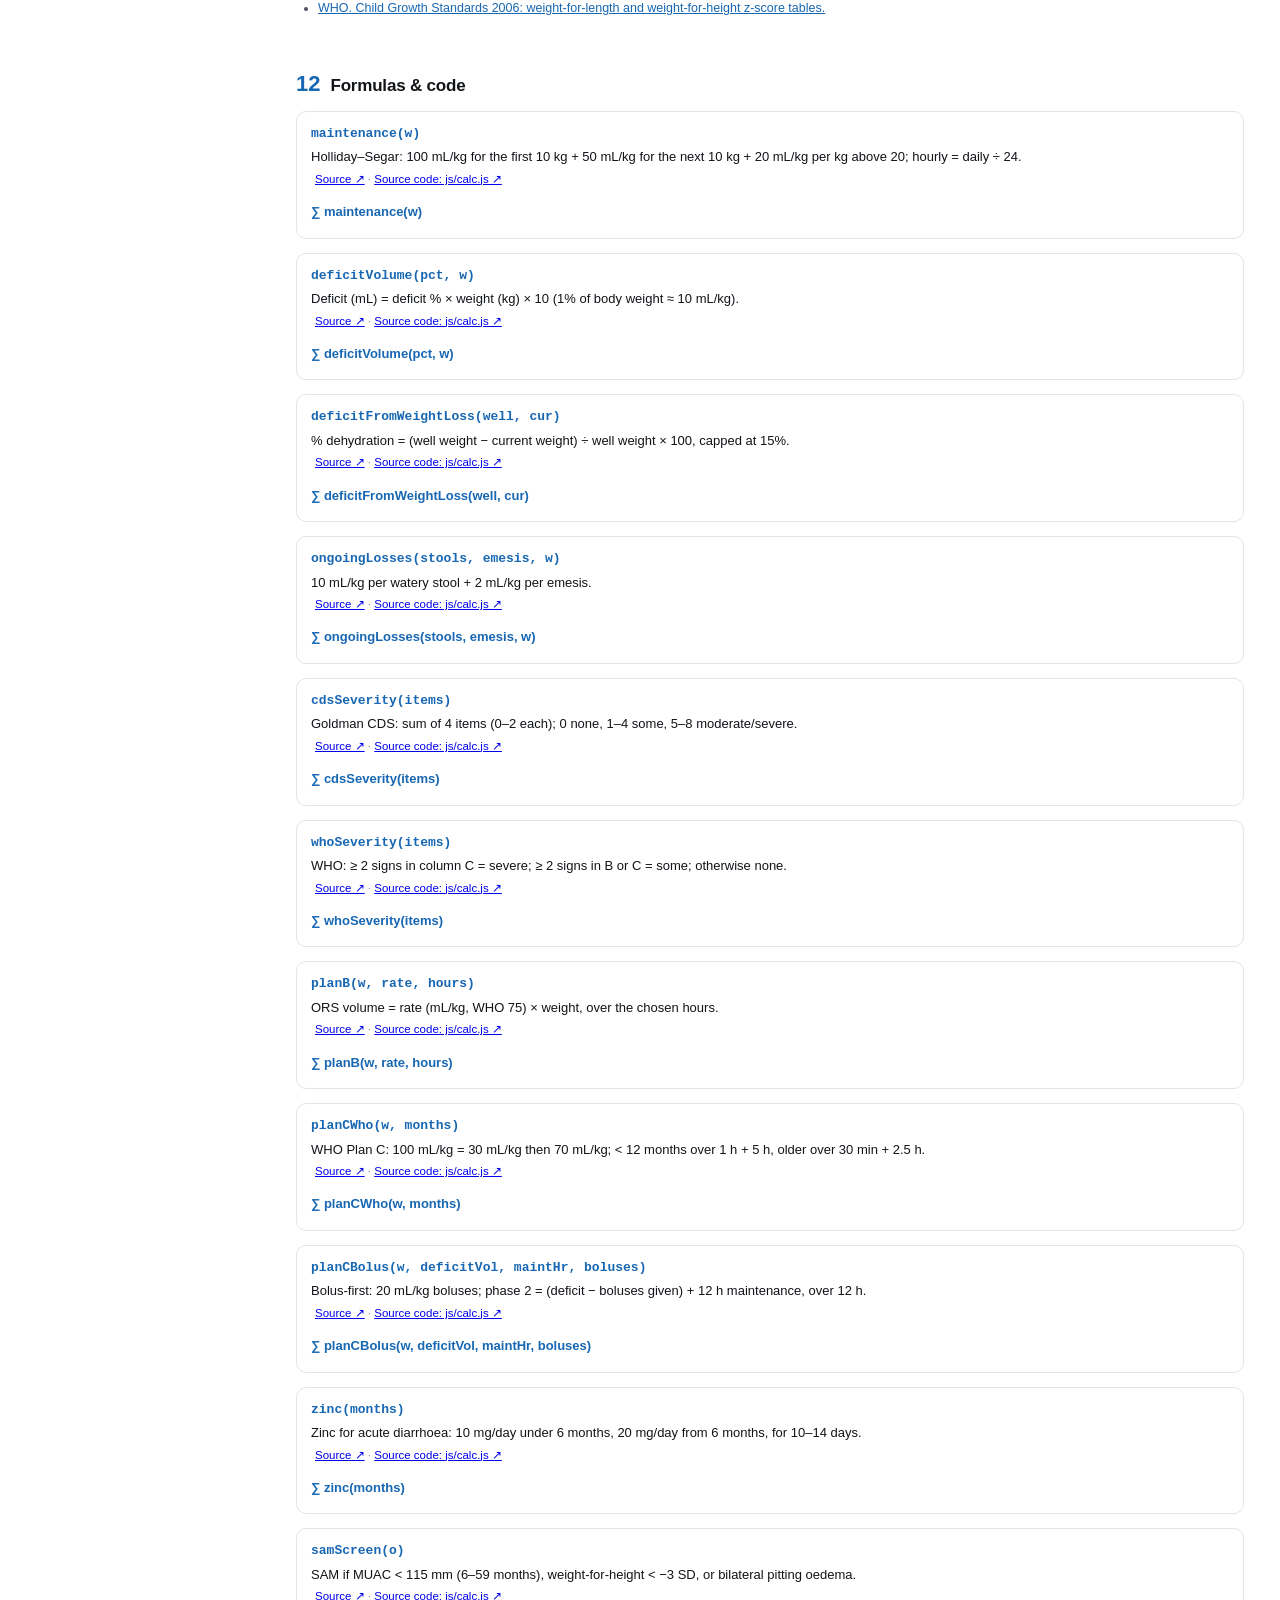
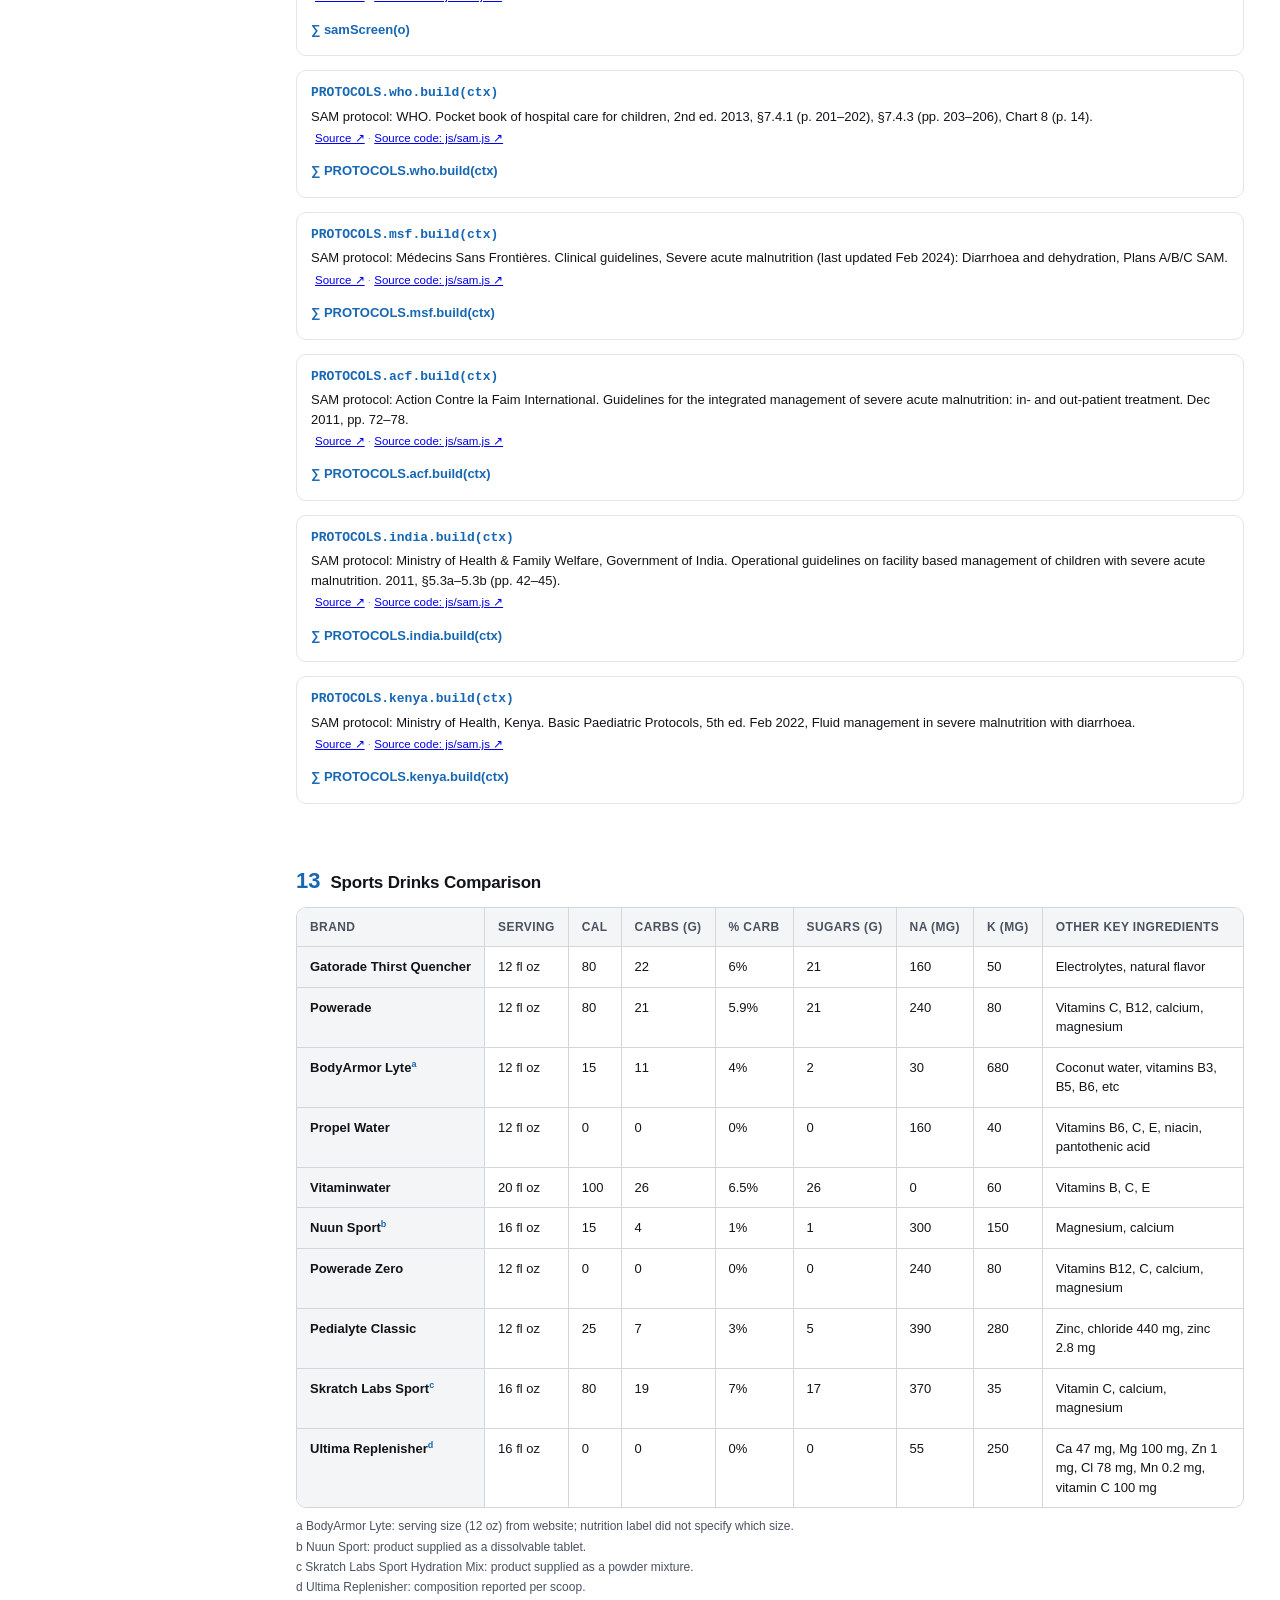
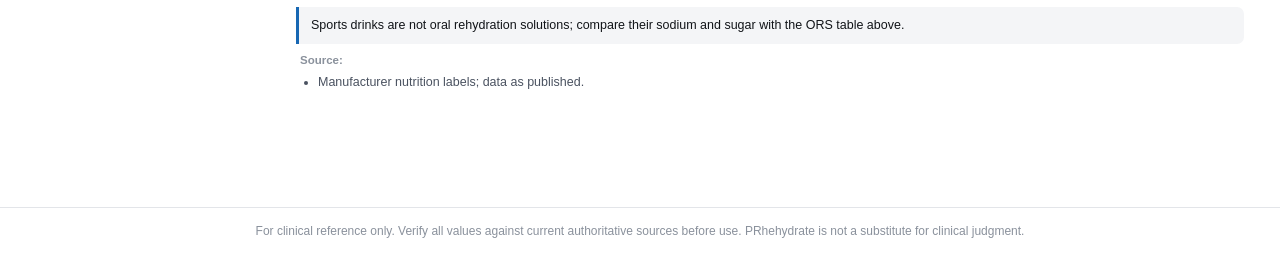
<file: tables.html>
<!DOCTYPE html>
<html lang="en" data-theme="dark">
<head>
  <meta charset="utf-8" />
  <meta name="viewport" content="width=device-width, initial-scale=1, viewport-fit=cover" />
  <meta name="color-scheme" content="light dark" />
  <meta name="theme-color" content="#000000" media="(prefers-color-scheme: dark)" />
  <meta name="theme-color" content="#ffffff" media="(prefers-color-scheme: light)" />
  <meta name="description" content="Clinical reference tables for pediatric dehydration assessment and rehydration, including severe acute malnutrition." />
  <title>Clinical Reference Tables · PRhehydrate</title>
  <link rel="manifest" href="manifest.webmanifest" />
  <link rel="icon" href="icon.svg" type="image/svg+xml" />
  <link rel="apple-touch-icon" href="icon.svg" />
  <link rel="stylesheet" href="css/styles.css?v=2.0.1" />
  <script>
    try { var th = localStorage.getItem("rh.theme") || "system";
      if (th === "system") th = matchMedia("(prefers-color-scheme: light)").matches ? "light" : "dark";
      document.documentElement.setAttribute("data-theme", th); } catch (e) {}
  </script>
</head>
<body>

  <header class="topbar">
    <div class="topbar-left">
      <a href="index.html" class="iconbtn" id="backBtn" aria-label="Back to calculator" title="Back to calculator">
        <svg viewBox="0 0 24 24" aria-hidden="true"><path d="M20 11H7.83l5.59-5.59L12 4l-8 8 8 8 1.41-1.41L7.83 13H20v-2z"/></svg>
      </a>
      <div class="brand">
        <img src="icon.svg" alt="" class="brand-mark" width="28" height="28" />
        <div class="brand-text">
          <span class="brand-name">PRhehydrate</span>
          <span class="brand-tag" id="pageTag">Clinical Reference Tables</span>
        </div>
      </div>
    </div>
    <nav class="topnav" id="topNav" aria-label="Theme and language">
      <div class="segmented small" id="themeSeg" role="group" aria-label="Color theme">
        <button class="seg" data-theme-val="system">System</button>
        <button class="seg" data-theme-val="light">Light</button>
        <button class="seg" data-theme-val="dark">Dark</button>
      </div>
      <button class="langtoggle" id="langBtn" aria-label="Change language">🇬🇧</button>
    </nav>
  </header>

  <div class="tables-page" id="tablesRoot"></div>

  <footer class="foot" id="footText">
    For clinical reference only. Verify all values against current authoritative sources before use. PRhehydrate is not a substitute for clinical judgment.
  </footer>

  <script>
    (function () {
      var STORAGE_KEY = 'rh.theme';

      function applyTheme(val) {
        var html = document.documentElement;
        if (val === 'light') {
          html.setAttribute('data-theme', 'light');
        } else if (val === 'dark') {
          html.setAttribute('data-theme', 'dark');
        } else {
          // system: remove explicit override, let CSS/media query decide
          var prefersDark = window.matchMedia('(prefers-color-scheme: dark)').matches;
          html.setAttribute('data-theme', prefersDark ? 'dark' : 'light');
        }
      }

      function syncSeg(val) {
        var btns = document.querySelectorAll('#themeSeg .seg');
        btns.forEach(function (btn) {
          var match = btn.getAttribute('data-theme-val') === val;
          btn.classList.toggle('active', match);
        });
      }

      function saved() { try { return localStorage.getItem(STORAGE_KEY) || 'system'; } catch (e) { return 'system'; } }

      // Restore saved theme on load
      applyTheme(saved());
      syncSeg(saved());

      // Wire segmented control
      document.getElementById('themeSeg').addEventListener('click', function (e) {
        var btn = e.target.closest('.seg[data-theme-val]');
        if (!btn) return;
        var val = btn.getAttribute('data-theme-val');
        try { localStorage.setItem(STORAGE_KEY, val); } catch (e2) {}
        applyTheme(val);
        syncSeg(val);
      });

      // React to system preference change when in "system" mode
      window.matchMedia('(prefers-color-scheme: dark)').addEventListener('change', function () {
        if (saved() === 'system') applyTheme('system');
      });
    })();
  </script>
  <script src="js/whz.js?v=2.0.1"></script>
  <script src="js/calc.js?v=2.0.1"></script>
  <script src="js/sam.js?v=2.0.1"></script>
  <script src="js/tables-kr.js?v=2.0.1"></script>
  <script src="js/tables-ru.js?v=2.0.1"></script>
  <script src="js/tables-zh.js?v=2.0.1"></script>
  <script src="js/tables.js?v=2.0.1"></script>

</body>
</html>
</file>
<file: css/styles.css>
/* PRhehydrate — styles. Theme via [data-theme]; mobile below 768 px. */
:root {
  --bg:          #000000;
  --bg-2:        #0f0f0f;   /* inputs, segmented track */
  --card:        #0c0c0c;   /* overlays (settings, sheet preview) */
  --card-2:      #161616;   /* hover / subtle fill */
  --card-hi:     rgba(255,255,255,0);
  --line:        #262626;
  --line-soft:   #1a1a1a;
  --tline:       #3a3a3a;   /* table rules */
  --text:        #f2f2f2;
  --text-2:      #a3a3a3;
  --text-3:      #6e6e6e;
  --accent:      #d6a645;   /* amber */
  --accent-2:    #c3922f;
  --accent-soft: rgba(214,166,69,.14);
  --on-accent:   #000000;
  --ok:          #4fc77d;
  --ok-soft:     rgba(79,199,125,.12);
  --warn:        #ec8a3c;
  --warn-soft:   rgba(236,138,60,.12);
  --danger:      #ff6b6b;
  --danger-soft: rgba(255,107,107,.12);
  --radius:      14px;
  --radius-s:    10px;
  --radius-xs:   7px;
  --shadow:      0 10px 40px rgba(0,0,0,.6);
  --shadow-s:    none;
  --topbar-h:    56px;
  --col-gap:     0px;
  --pad-x:       max(16px, env(safe-area-inset-left));
  color-scheme: dark;
}
:root[data-theme="light"] {
  --bg:          #ffffff;
  --bg-2:        #f4f5f7;
  --card:        #ffffff;
  --card-2:      #eef0f3;
  --card-hi:     rgba(255,255,255,0);
  --line:        #e3e5e9;
  --line-soft:   #eef0f2;
  --tline:       #d3d7dd;
  --text:        #111418;
  --text-2:      #4a5260;
  --text-3:      #8a919c;
  --accent:      #1767b3;
  --accent-2:    #11528f;
  --accent-soft: rgba(23,103,179,.09);
  --on-accent:   #ffffff;
  --ok:          #0b8a5a;
  --ok-soft:     rgba(11,138,90,.09);
  --warn:        #bf5b0c;
  --warn-soft:   rgba(191,91,12,.09);
  --danger:      #c52b2b;
  --danger-soft: rgba(197,43,43,.08);
  --shadow:      0 10px 40px rgba(17,20,24,.16);
  color-scheme: light;
}

/* ── reset ──────────────────────────────────────────────────── */
*, *::before, *::after { box-sizing: border-box; }
html, body { margin: 0; padding: 0; }
[hidden] { display: none !important; }
body {
  background: var(--bg);
  color: var(--text);
  font: 15px/1.5 -apple-system, BlinkMacSystemFont, "Segoe UI", Roboto,
        "Noto Sans KR", "Apple SD Gothic Neo", sans-serif;
  -webkit-font-smoothing: antialiased;
  min-height: 100dvh;
  display: flex;
  flex-direction: column;
}
button { font: inherit; color: inherit; }
:focus-visible { outline: 2px solid var(--accent); outline-offset: 2px; }

/* ── topbar ──────────────────────────────────────────────────── */
.topbar {
  position: sticky; top: 0; z-index: 20;
  height: var(--topbar-h);
  display: flex; align-items: center; justify-content: space-between;
  gap: 12px;
  padding: 0 var(--pad-x);
  background: color-mix(in srgb, var(--bg) 92%, transparent);
  backdrop-filter: blur(14px);
  -webkit-backdrop-filter: blur(14px);
  border-bottom: 1px solid var(--line);
}
.brand, .topbar-left { display: flex; align-items: center; gap: 10px; min-width: 0; }
.brand-mark { border-radius: 7px; flex: none; }
.brand-text { display: flex; flex-direction: column; min-width: 0; }
.brand-name { font-size: 16px; font-weight: 700; letter-spacing: -.2px; line-height: 1.2; color: var(--text); }
.brand-tag {
  font-size: 12px; color: var(--text-3); white-space: nowrap;
  overflow: hidden; text-overflow: ellipsis; line-height: 1.3;
}
.inst-tag { color: var(--text-2); font-weight: 600; }
.inst-tag:not([hidden]) + .app-tag { display: none; }

.topnav { display: flex; align-items: center; gap: 2px; flex: none; }
.iconbtn {
  display: grid; place-items: center; width: 38px; height: 38px;
  border: 0; border-radius: 10px; background: transparent;
  color: var(--text-2); cursor: pointer; transition: color .15s, background .15s;
}
.iconbtn svg { width: 20px; height: 20px; fill: currentColor; }
.iconbtn:hover { background: var(--card-2); color: var(--text); }
.langtoggle {
  height: 38px; min-width: 38px; padding: 0 6px; border-radius: 10px;
  border: 0; background: transparent;
  font-size: 19px; line-height: 1; cursor: pointer;
}
.langtoggle:hover { background: var(--card-2); }
.lang-wrap { position: relative; }
.lang-menu {
  position: absolute; right: 0; top: 44px; z-index: 30; min-width: 170px;
  display: flex; flex-direction: column; padding: 6px;
  background: var(--card); border: 1px solid var(--line); border-radius: var(--radius-s); box-shadow: var(--shadow);
}
.lang-item { text-align: left; padding: 9px 10px; border: 0; border-radius: var(--radius-xs); background: none; font-size: 14px; cursor: pointer; }
.lang-item:hover { background: var(--card-2); }

/* ── layout ──────────────────────────────────────────────────── */
.layout {
  flex: 1;
  width: 100%; max-width: 1240px; margin: 0 auto;
  display: grid;
  grid-template-columns: minmax(300px, 380px) minmax(0, 1fr);
  align-items: start;
  padding: 0 var(--pad-x);
}
.col { min-width: 0; }
.col-input {
  position: sticky; top: var(--topbar-h);
  max-height: calc(100dvh - var(--topbar-h));
  overflow-y: auto; overscroll-behavior: contain;
  padding: 24px 28px 0 0;
  border-right: 1px solid var(--line);
  scrollbar-width: thin; scrollbar-color: var(--line) transparent;
}
.col-results { padding: 24px 0 48px 36px; }
@media (min-width: 768px) and (max-width: 1023px) {
  .layout { grid-template-columns: 300px minmax(0, 1fr); }
  .col-input { padding-right: 20px; }
  .col-results { padding-left: 24px; }
}

/* ── sections ── */
.card { background: none; border: 0; padding: 0; box-shadow: none; }
.card-h { margin: 0 0 16px; font-size: 20px; font-weight: 700; letter-spacing: -.3px; color: var(--text); }
.card-head { display: flex; justify-content: space-between; align-items: baseline; }
.linkbtn { background: none; border: 0; padding: 4px 0; font-size: 13px; font-weight: 600; color: var(--accent); cursor: pointer; }
.linkbtn:hover { text-decoration: underline; }
.sub-h { margin: 0 0 4px; font-size: 13px; font-weight: 700; color: var(--text); }

/* ── fields ──────────────────────────────────────────────────── */
.grid2 { display: grid; grid-template-columns: 1fr 1fr; gap: 12px; }
.field { display: flex; flex-direction: column; gap: 6px; margin-bottom: 18px; }
.field.full { width: 100%; margin-bottom: 0; }
.field-l { font-size: 13px; font-weight: 600; color: var(--text-2); }
.hint { font-size: 12.5px; color: var(--text-3); margin: 0; line-height: 1.45; }

.inputwrap {
  display: flex; align-items: stretch;
  background: var(--bg-2); border: 1px solid var(--line); border-radius: var(--radius-s);
  transition: border-color .15s, box-shadow .15s;
}
.inputwrap:focus-within { border-color: var(--accent); box-shadow: 0 0 0 3px var(--accent-soft); }
input[type="number"], input[type="text"], select {
  width: 100%; min-width: 0; height: 44px;
  background: var(--bg-2); color: var(--text);
  border: 1px solid var(--line); border-radius: var(--radius-s);
  padding: 0 12px; font: inherit; font-size: 16px; outline: none;
  transition: border-color .15s, box-shadow .15s;
  -webkit-appearance: none; appearance: none;
}
input[type="number"]:focus, input[type="text"]:focus, select:focus {
  border-color: var(--accent); box-shadow: 0 0 0 3px var(--accent-soft);
}
input::placeholder { color: var(--text-3); }
.inputwrap input { border: 0; background: transparent; box-shadow: none !important; }
.suffix, .suffix-select {
  display: grid; place-items: center; padding: 0 12px; flex: none;
  color: var(--text-3); font-size: 14px; font-weight: 600;
}
.suffix-select {
  width: auto; height: auto; border: 0; border-left: 1px solid var(--line);
  border-radius: 0; background: transparent; cursor: pointer; padding: 0 12px;
  font-size: 14px;
}
.suffix-select:focus { box-shadow: none; }
select:not(.suffix-select) {
  padding-right: 32px;
  background-image: linear-gradient(45deg, transparent 50%, var(--text-3) 50%), linear-gradient(-45deg, transparent 50%, var(--text-3) 50%);
  background-position: right 16px center, right 11px center;
  background-size: 5px 5px; background-repeat: no-repeat;
}
.range { width: 100%; padding: 10px 0; accent-color: var(--accent); }
.check { display: flex; align-items: center; gap: 8px; font-size: 12.5px; color: var(--text-2); margin-top: 2px; cursor: pointer; }
.check input { margin: 0; width: 16px; height: 16px; accent-color: var(--accent); }
.inputwrap input.est { color: var(--warn); font-style: italic; }
input[type="number"]::-webkit-inner-spin-button, input[type="number"]::-webkit-outer-spin-button { -webkit-appearance: none; margin: 0; }
input[type="number"] { -moz-appearance: textfield; }

/* ── segmented ───────────────────────────────────────────────── */
.segmented {
  display: flex; flex-wrap: wrap; gap: 2px;
  background: var(--bg-2); padding: 3px;
  border-radius: var(--radius-s); border: 1px solid var(--line);
}
.segmented:not(#langSeg) { flex-wrap: nowrap; }
.segmented .seg { flex: 1 1 auto; }
#langSeg .seg { padding: 6px 8px; font-size: 18px; line-height: 1; min-width: 36px; }
.method-seg { display: grid; grid-template-columns: repeat(4, 1fr); }
@media (max-width: 400px) { .method-seg { grid-template-columns: 1fr 1fr; } }
.seg {
  min-height: 36px; padding: 6px 10px; border: 0; border-radius: var(--radius-xs);
  background: transparent; color: var(--text-2);
  font-size: 13.5px; font-weight: 600; cursor: pointer;
  transition: background .12s, color .12s; text-align: center; line-height: 1.25;
}
.seg:hover { color: var(--text); background: var(--card-2); }
.seg.active { background: var(--accent); color: var(--on-accent); }
.method-seg .seg { white-space: normal; overflow-wrap: anywhere; }

/* ── SAM screen ──────────────────────────────────────────────── */
.sam-screen { margin: 0 0 8px; border-top: 1px solid var(--line); }
.sam-screen[hidden] { display: none; }
.sam-screen > summary {
  display: flex; align-items: center; gap: 10px; cursor: pointer; list-style: none; padding: 14px 0;
}
.sam-screen > summary::-webkit-details-marker { display: none; }
.sam-screen > summary::before {
  content: ''; width: 7px; height: 7px; flex: none;
  border-right: 1.5px solid currentColor; border-bottom: 1.5px solid currentColor;
  transform: rotate(-45deg); transition: transform .15s; color: var(--text-2);
}
.sam-screen[open] > summary::before { transform: rotate(45deg); }
.sam-screen > summary .sub-h { margin: 0; flex: 1; }
.sam-sum { font-size: 12.5px; color: var(--text-3); text-align: right; max-width: 55%; white-space: nowrap; overflow: hidden; text-overflow: ellipsis; }
.sam-sum.st-pos { color: var(--danger); font-weight: 600; }
.sam-sum.st-neg { color: var(--ok); }
.sam-screen > .hint { margin-bottom: 14px; }
.sam-hidden { margin: 0 0 16px; padding-left: 10px; border-left: 2px solid var(--danger); }
.sam-muac .inputwrap { max-width: 180px; }
.sam-status { display: flex; flex-direction: column; gap: 3px; margin: -4px 0 4px; font-size: 13px; line-height: 1.45; }
.sam-status:empty { display: none; }
.sam-status strong { font-weight: 700; }
.sam-status.st-pos strong        { color: var(--danger); }
.sam-status.st-neg strong        { color: var(--ok); }
.sam-status.st-incomplete strong { color: var(--text-2); }
.sam-extra { margin-top: 16px; }
.sam-extra[hidden] { display: none; }
.sam-warn { margin: 0 0 16px; padding-left: 10px; border-left: 2px solid var(--warn); color: var(--text-2); }

/* ── severity method + scales ────────────────────────────────── */
.method-seg + * { margin-top: 0; }
.method-panel { margin: 0 0 8px; padding-top: 14px; border-top: 1px solid var(--line); }
.method-panel > .sub-h { font-size: 14px; margin-bottom: 4px; }
.scale { display: flex; flex-direction: column; gap: 14px; margin-top: 12px; }
.scale-item > .si-label { display: block; font-size: 13px; font-weight: 600; color: var(--text-2); margin-bottom: 6px; }
.opts { display: grid; grid-template-columns: repeat(3, minmax(0, 1fr)); gap: 6px; }
.opt {
  position: relative; display: flex; flex-direction: column; gap: 4px;
  min-height: 56px; padding: 8px 10px; border-radius: var(--radius-xs);
  border: 1px solid var(--line); background: var(--bg-2);
  cursor: pointer; transition: background .12s, border-color .12s;
}
.opt:hover { background: var(--card-2); }
.opt input[type="radio"] { position: absolute; opacity: 0; width: 1px; height: 1px; margin: 0; }
.opt:has(input:focus-visible) { outline: 2px solid var(--accent); outline-offset: 2px; }
.opt.sel { background: var(--accent-soft); border-color: var(--accent); }
.opt-t  { font-size: 13px; color: var(--text); line-height: 1.3; order: 2; }
.opt-pt { font-size: 11px; font-weight: 700; color: var(--text-3); order: 1; font-variant-numeric: tabular-nums; }
.opt.sel .opt-pt { color: var(--accent); }
@media (max-width: 400px) { .opt-t { font-size: 12px; } .opt { padding: 7px 8px; } }
.scorebar {
  display: flex; justify-content: space-between; align-items: baseline;
  margin-top: 14px; padding-top: 12px; border-top: 1px solid var(--line);
  font-size: 13px; font-weight: 600; color: var(--text-2);
}
.scorebar strong { font-size: 20px; color: var(--text); font-variant-numeric: tabular-nums; }

/* ── ongoing losses ──────────────────────────────────────────── */
.losses { margin: 6px 0 0; border-top: 1px solid var(--line); }
.losses summary {
  cursor: pointer; padding: 14px 0; font-size: 13.5px; font-weight: 600;
  color: var(--text-2); list-style: none; display: flex; align-items: center; gap: 8px;
}
.losses summary::-webkit-details-marker { display: none; }
.losses summary::before {
  content: ''; width: 7px; height: 7px; flex: none;
  border-right: 1.5px solid currentColor; border-bottom: 1.5px solid currentColor;
  transform: rotate(-45deg); transition: transform .15s;
}
.losses[open] summary::before { transform: rotate(45deg); }
.losses[open] summary { color: var(--text); }
.losses .grid2 { margin-top: 2px; }
.losses > .hint { margin: -6px 0 14px; }

/* ── buttons ─────────────────────────────────────────────────── */
.actions { display: none; }
.live-sum { flex: 1; min-width: 0; font-size: 13px; line-height: 1.3; color: var(--text-2); overflow: hidden; display: -webkit-box; -webkit-line-clamp: 2; -webkit-box-orient: vertical; }
.btn {
  appearance: none; display: inline-flex; align-items: center; justify-content: center; gap: 6px;
  min-height: 44px; padding: 0 18px; border-radius: var(--radius-s);
  border: 1px solid var(--line); background: transparent; color: var(--text);
  font-size: 15px; font-weight: 600; cursor: pointer; white-space: nowrap;
  transition: background .12s, border-color .12s, color .12s;
}
.btn:hover { background: var(--card-2); }
.btn.small { min-height: 36px; padding: 0 14px; font-size: 13.5px; }
.btn.primary { background: var(--accent); border-color: var(--accent); color: var(--on-accent); }
.btn.primary:hover { background: var(--accent-2); border-color: var(--accent-2); }
.actions .btn.primary { flex: 1; }
.btn.ghost:hover { border-color: var(--text-3); }

/* ── results ─────────────────────────────────────────────────── */
.results-head { display: flex; justify-content: flex-end; }
.results-head:has(.results-btns > :not([hidden])) { margin-bottom: 18px; }
.empty { color: var(--text-3); font-size: 15px; padding: 56px 8px; text-align: center; line-height: 1.6; margin: 0; }
.sam-msg { color: var(--text-2); }

.plan-inst { color: var(--text-3); font-size: 13px; font-weight: 600; margin-bottom: 14px; }

/* severity */
.sev-banner { margin: 0 0 6px; }
.sev-banner .sev-name { font-size: 26px; font-weight: 750; line-height: 1.2; letter-spacing: -.4px; }
.sev-banner .sev-sub  { font-size: 13px; color: var(--text-3); margin-top: 4px; }
.sev-none .sev-name { color: var(--ok); }
.sev-some .sev-name { color: var(--warn); }
.sev-severe .sev-name, .sev-sam .sev-name { color: var(--danger); }
.sam-note { color: var(--text-3); margin: 4px 0 0; }

/* metrics */
.metrics {
  display: grid; grid-template-columns: repeat(auto-fit, minmax(128px, 1fr));
  gap: 16px 24px; margin: 22px 0 6px; padding: 18px 0; border-block: 1px solid var(--line);
}
.metric .m-l { font-size: 12.5px; color: var(--text-3); font-weight: 500; line-height: 1.3; }
.metric .m-v { font-size: 24px; font-weight: 700; margin-top: 4px; line-height: 1.1; font-variant-numeric: tabular-nums; letter-spacing: -.3px; }
.metric .m-v small { font-size: 13px; font-weight: 500; color: var(--text-3); letter-spacing: 0; }

/* plan */
.plan { margin: 30px 0 0; }
.plan-head { font-size: 19px; font-weight: 700; letter-spacing: -.2px; color: var(--text); margin-bottom: 4px; }
.plan-dose {
  margin: 14px 0 12px; padding: 12px 16px; border-radius: var(--radius-s);
  background: var(--accent-soft); border-left: 4px solid var(--accent);
  font-size: 19px; font-weight: 700; line-height: 1.35; color: var(--text);
}
.plan-dose-sub { margin: -6px 0 12px 20px; font-size: 13.5px; color: var(--text-2); }
.plan li.drip { color: var(--text-2); }
.plan ul { margin: 8px 0 0; padding-left: 20px; }
.plan .group ul { margin: 0 0 10px; }
.plan li { margin: 7px 0; font-size: 14.5px; line-height: 1.5; color: var(--text); }
.plan li::marker { color: var(--text-3); }
.plan-phase { margin: 24px 0 0; }
.plan-phase-label {
  font-size: 12px; font-weight: 700; text-transform: uppercase; letter-spacing: .06em;
  color: var(--text-3); padding-bottom: 8px; border-bottom: 1px solid var(--line);
}
.plan-phase.tone-danger .plan-phase-label { color: var(--danger); }
.plan-phase.tone-warn   .plan-phase-label { color: var(--warn); }
.plan-calc {
  margin: 12px 0 8px; padding: 2px 0 2px 14px; border-left: 3px solid var(--line);
  font-size: 15px; line-height: 1.5; color: var(--text);
}
.bolus-given { display: flex; flex-direction: column; gap: 6px; margin: 14px 0 4px; font-size: 13px; font-weight: 600; color: var(--text-2); }
.bolus-given .set-select { max-width: 420px; }

/* red flags */
.redflags { margin: 28px 0 0; padding-left: 14px; border-left: 3px solid var(--danger); }
.redflags h4 { margin: 0 0 6px; font-size: 14px; font-weight: 700; color: var(--danger); }
.redflags ul { margin: 0; padding-left: 18px; }
.redflags li { font-size: 13.5px; margin: 3px 0; color: var(--text-2); break-inside: avoid; }
@media (min-width: 640px) { .redflags ul { columns: 2; column-gap: 28px; } }

/* collapsible groups */
.group { margin: 18px 0 0; border-top: 1px solid var(--line); }
.group > summary {
  cursor: pointer; list-style: none; padding: 12px 0; font-size: 13px; font-weight: 700;
  text-transform: uppercase; letter-spacing: .06em; color: var(--text-2);
  display: flex; align-items: center; gap: 8px;
}
.group > summary::-webkit-details-marker { display: none; }
.group > summary::before {
  content: ''; width: 7px; height: 7px; flex: none;
  border-right: 1.5px solid currentColor; border-bottom: 1.5px solid currentColor;
  transform: rotate(-45deg); transition: transform .15s;
}
.group[open] > summary::before { transform: rotate(45deg); }
.group[open] > summary { color: var(--text); }
.group > :not(summary) { margin-top: 0; }
.group .metrics { margin: 0 0 6px; padding: 6px 0 14px; border: 0; }
.group.adjuncts { margin-top: 20px; }
.group.adjuncts li { color: var(--text-2); }

.note { font-size: 13px; color: var(--text-3); margin: 10px 0 0; line-height: 1.5; }
.note.warn { color: var(--warn); }
.setrow .hint.full { width: 100%; }
.sam-evidence { margin-top: 24px; padding-left: 14px; border-left: 3px solid var(--line); color: var(--text-2); }
.sam-sources, .set-sources { font-size: 12.5px; }
.sam-sources h4 { margin: 24px 0 6px; font-size: 12px; font-weight: 700; text-transform: uppercase; letter-spacing: .06em; color: var(--text-3); }
.src-list { margin: 0; padding-left: 18px; }
.src-list li { margin: 4px 0; font-size: 12.5px; line-height: 1.45; color: var(--text-2); }
.src-list a, .work-list a, .wk-foot a, .prose a { color: var(--accent); overflow-wrap: anywhere; }
.set-sources .src-list { width: 100%; }

/* show the maths */
.working { margin: 10px 0 0; }
.working > summary {
  display: inline-flex; cursor: pointer; padding: 4px 0; font-size: 13px; font-weight: 600;
  color: var(--accent); list-style: none;
}
.working > summary::-webkit-details-marker { display: none; }
.working > summary::before { content: "∑\00a0"; }
.work-list { list-style: none; margin: 6px 0 0; padding: 0; border-top: 1px solid var(--line); }
.work-list li {
  display: flex; flex-wrap: wrap; align-items: baseline; gap: 2px 10px;
  padding: 8px 0; border-bottom: 1px solid var(--line-soft); font-size: 13px;
}
.wk-l { font-weight: 600; color: var(--text); min-width: 9em; }
.wk-x { font-family: ui-monospace, SFMono-Regular, Menlo, Consolas, monospace; font-size: 12.5px; color: var(--text); overflow-wrap: anywhere; }
.wk-f { flex-basis: 100%; font-size: 12px; color: var(--text-3); }
.wk-src { font-size: 12px; }
.wk-foot { margin: 0; padding: 8px 0 4px; font-size: 12px; color: var(--text-3); line-height: 1.5; }

/* ── footer ──────────────────────────────────────────────────── */
.foot {
  text-align: center; font-size: 12px; color: var(--text-3);
  padding: 14px var(--pad-x) max(14px, env(safe-area-inset-bottom));
  border-top: 1px solid var(--line);
}

/* ── overlay / sheet ─────────────────────────────────────────── */
.overlay {
  position: fixed; inset: 0; z-index: 50;
  background: rgba(0,0,0,.6);
  display: grid; place-items: end center;
}
:root[data-theme="light"] .overlay { background: rgba(17,20,24,.35); }
.overlay[hidden] { display: none; }
.sheet {
  position: relative; width: 100%; max-width: 620px; max-height: 92dvh;
  overflow-y: auto; overscroll-behavior: contain;
  background: var(--card); border: 1px solid var(--line); border-bottom: 0;
  border-radius: var(--radius) var(--radius) 0 0;
  padding: 22px max(20px, env(safe-area-inset-left)) max(28px, env(safe-area-inset-bottom));
  box-shadow: var(--shadow);
  animation: slideUp .2s cubic-bezier(.2,.7,0,1);
  scrollbar-width: thin; scrollbar-color: var(--line) transparent;
}
@media (min-width: 768px) {
  .overlay { place-items: center; padding: 24px; }
  .sheet { border-radius: var(--radius); border-bottom: 1px solid var(--line); padding: 26px 28px 30px; }
}
@keyframes slideUp { from { transform: translateY(16px); opacity: 0; } to { transform: none; opacity: 1; } }
.sheet-close {
  position: absolute; top: 14px; right: 14px;
  width: 36px; height: 36px; border-radius: 50%;
  border: 0; background: var(--card-2);
  color: var(--text-2); font-size: 14px; cursor: pointer;
  display: grid; place-items: center;
}
.sheet-close:hover { color: var(--text); }
.panel h2 { margin: 0 0 16px; font-size: 20px; font-weight: 700; letter-spacing: -.3px; color: var(--text); padding-right: 44px; }

/* ── prose (edu / about) ─────────────────────────────────────── */
.prose h3 { font-size: 15px; margin: 22px 0 6px; color: var(--text); font-weight: 700; }
.prose p  { font-size: 14.5px; margin: 0 0 8px; line-height: 1.6; color: var(--text-2); }
.prose ul, .prose ol { padding-left: 20px; margin: 6px 0; }
.prose li { font-size: 13.5px; margin: 6px 0; color: var(--text-2); }
.dedication { border-left: 3px solid var(--accent); padding: 2px 0 2px 14px; margin: 12px 0; }
.dedication p { font-style: italic; color: var(--text); margin: 0; }
.status-pill { display: inline-block; padding: 3px 10px; border-radius: 20px; font-size: 12px; font-weight: 600; }
.status-pill.on  { background: var(--ok-soft);   color: var(--ok); }
.status-pill.off { background: var(--warn-soft); color: var(--warn); }

/* ── settings ────────────────────────────────────────────────── */
.set-section-h {
  margin: 28px 0 2px; font-size: 12px; font-weight: 700;
  text-transform: uppercase; letter-spacing: .06em; color: var(--text-3);
}
.set-group { border-bottom: 1px solid var(--line); }
.set-group > summary { margin: 0; padding: 14px 0; cursor: pointer; list-style: none; display: flex; align-items: center; gap: 8px; color: var(--text-2); }
.set-group > summary::-webkit-details-marker { display: none; }
.set-group > summary::before {
  content: ''; width: 6px; height: 6px; flex: none;
  border-right: 1.5px solid currentColor; border-bottom: 1.5px solid currentColor;
  transform: rotate(-45deg); transition: transform .15s;
}
.set-group[open] > summary::before { transform: rotate(45deg); }
.set-group[open] > summary { color: var(--text); }
.set-group > .setrow:last-child, .set-group > .setrow.last { border-bottom: 0; }
.setrow {
  display: flex; align-items: center; justify-content: space-between;
  gap: 10px 14px; padding: 12px 0; border-bottom: 1px solid var(--line-soft); flex-wrap: wrap;
}
.setrow.last { border-bottom: none; }
.setrow > span:first-child { font-size: 14.5px; font-weight: 500; flex: 1; min-width: 0; color: var(--text); }
.setrow .field { margin-bottom: 0; width: 100%; }
.set-select { font-size: 14px; height: 40px; min-width: 0; flex: 1; max-width: 260px; }
.set-pct-wrap { display: flex; align-items: center; gap: 6px; }
.set-num { width: 76px; height: 40px; font-size: 15px; text-align: right; }
.set-pct-sym { font-weight: 600; color: var(--text-3); }
.version-line { margin-top: 18px; font-size: 12px; color: var(--text-3); }
.link-out { flex: 1; min-width: 0; font-size: 12.5px; font-family: ui-monospace, SFMono-Regular, Menlo, Consolas, monospace; }

.toast {
  position: fixed; left: 50%; bottom: max(20px, env(safe-area-inset-bottom)); transform: translateX(-50%);
  max-width: calc(100% - 32px); z-index: 60;
  padding: 11px 16px; border-radius: var(--radius-s);
  background: var(--text); color: var(--bg);
  box-shadow: var(--shadow); font-size: 14px; font-weight: 500;
}
.toast[hidden] { display: none; }

/* ── mobile ── */
@media (max-width: 767px) {
  .layout { display: block; padding: 0 var(--pad-x); }
  .col-input { position: static; max-height: none; overflow: visible; padding: 20px 0 0; border-right: 0; }
  .col-results { padding: 28px 0 40px; border-top: 1px solid var(--line); scroll-margin-top: var(--topbar-h); }
  .card-h { font-size: 19px; }
  .actions { position: sticky; bottom: 0; z-index: 5; display: flex; align-items: center; gap: 12px; margin: 4px calc(-1 * var(--pad-x)) 0; padding: 10px var(--pad-x) max(10px, env(safe-area-inset-bottom)); border-top: 1px solid var(--line); background: var(--bg); }
  .actions .btn.primary { flex: none; min-height: 40px; }
  .results-head { position: sticky; top: var(--topbar-h); z-index: 4; background: var(--bg); padding: 8px 0; margin: -8px 0 10px; }
  .results-head { flex-wrap: wrap; }
  .sev-banner .sev-name { font-size: 23px; }
  .metric .m-v { font-size: 22px; }
  .metrics { grid-template-columns: 1fr 1fr; }
}
@media (max-width: 400px) {
  .app-tag { display: none; }
  .brand-name { font-size: 15px; }
  .grid2 { gap: 10px; }
}

@media print {
  .topbar, .topnav, .actions, .foot, .overlay, .toast, .bolus-given select,
  .losses summary, .results-btns, .col-input { display: none !important; }
  :root { --bg: #fff; --text: #000; --text-2: #222; --text-3: #555; --line: #bbb; --line-soft: #ddd; }
  body { background: #fff !important; color: #000; font-size: 13px; }
  .layout { display: block; max-width: none; padding: 0; }
  .col-results { padding: 0; border: 0; }
  .sev-banner, .plan-phase, .redflags, .metrics { break-inside: avoid; }
}

/* ── bedside sheet: mm/pt, fits A4 and Letter ── */
.results-btns { display: flex; gap: 8px; flex-wrap: wrap; justify-content: flex-end; }
.results-btns .btn, .bs-bar .btn { flex: none; }
.plan-inst { display: flex; align-items: center; gap: 10px; }
.plan-inst:empty { display: none; }
.plan-inst-logo { height: 28px; width: auto; max-width: 90px; object-fit: contain; flex: none; }
.logo-row { display: flex; align-items: center; gap: 10px; flex-wrap: wrap; }
.logo-preview {
  height: 48px; width: auto; max-width: 160px; object-fit: contain;
  background: #fff; border-radius: var(--radius-xs); padding: 4px;
}
.logo-pick { cursor: pointer; }
.sheet.wide { max-width: 920px; }
.bs-bar { display: flex; align-items: center; gap: 12px; flex-wrap: wrap; padding-right: 44px; margin-bottom: 8px; }
.bs-bar h2 { margin: 0; flex: 1; }
.bs-preview {
  margin-top: 12px; overflow-x: auto; -webkit-overflow-scrolling: touch;
  background: var(--card-2); border-radius: var(--radius-s); padding: 12px;
}
.bs-paper { background: #fff; min-width: 660px; padding: 28px 30px; }
#printSheet { display: none; }

.bs { font: 10.5pt/1.35 system-ui, -apple-system, "Segoe UI", Roboto, Arial, sans-serif; color: #000; background: #fff; }
.bs * { color: #000; }
.bs ul { margin: 0; padding-left: 5mm; }
.bs li { margin: 0 0 .8mm; }
.bs-sec { margin: 0 0 3.5mm; }
.bs-h { font-size: 11pt; font-weight: 900; text-transform: uppercase; letter-spacing: .03em; margin: 0 0 1.5mm; break-after: avoid; }
.bs-note { font-size: 8.5pt; margin: 0 0 1.5mm; }
.bs-rule { font-size: 10.5pt; font-weight: 700; margin: 0 0 1.5mm; }

.bs-top { display: flex; align-items: center; gap: 4mm; border-bottom: 2.5px solid #000; padding-bottom: 2.5mm; margin-bottom: 3mm; }
.bs-logo { height: 16mm; width: auto; max-width: 40mm; object-fit: contain; flex: none; }
.bs-inst { flex: 1; min-width: 0; }
.bs-inst-n { font-size: 13pt; font-weight: 800; line-height: 1.2; }
.bs-inst-d { font-size: 10.5pt; }
.bs-title { font-size: 15pt; font-weight: 900; text-transform: uppercase; letter-spacing: .02em; text-align: right; }

.bs-pt { display: grid; grid-template-columns: repeat(6, 1fr); border-top: 1.5px solid #000; border-left: 1.5px solid #000; margin-bottom: 3.5mm; break-inside: avoid; }
.bs-f { grid-column: span 2; border-right: 1.5px solid #000; border-bottom: 1.5px solid #000; padding: 1mm 2mm; min-height: 11mm; }
.bs-f.wide { grid-column: span 4; }
.bs-fl { display: block; font-size: 7.5pt; font-weight: 700; text-transform: uppercase; letter-spacing: .03em; }
.bs-fv { display: block; font-size: 11pt; font-weight: 700; line-height: 1.25; }

.bs-stop { border: 2.5px solid #000; padding: 2mm 3mm; break-inside: avoid; }
.bs-stop li { font-size: 10pt; }
.bs-orders li { font-size: 10pt; }
.bs-oh { font-size: 10pt; font-weight: 800; margin: 1.5mm 0 .8mm; }

.bs-table { width: 100%; border-collapse: collapse; table-layout: fixed; }
.bs-table thead { display: table-header-group; }
.bs-table tr { break-inside: avoid; }
.bs-table th, .bs-table td { border: 1px solid #000; padding: 1.2mm 1.5mm; vertical-align: top; text-align: left; }
.bs-table th { font-size: 8pt; font-weight: 800; line-height: 1.2; vertical-align: bottom; }
.bs-table td { height: 9mm; font-size: 10pt; }
.bs-tl .c-when { width: 23mm; white-space: nowrap; font-weight: 700; font-variant-numeric: tabular-nums; }
.bs-tl .c-time { width: 17mm; }
.bs-tl .c-amount { width: 19mm; }
.bs-tl .c-weight { width: 14mm; }
.bs-tl .c-pulse { width: 13mm; }
.bs-tl .c-rr { width: 14mm; }
.bs-tl .c-urine { width: 13mm; }
.bs-tl .c-init { width: 12mm; }
.bs-tl .r-head td { height: auto; font-weight: 800; font-size: 10.5pt; border-top: 2.5px solid #000; padding-top: 1.6mm; }
.bs-tl .r-check td { border-top: 2.5px solid #000; }
.bs-tl .r-check .c-give { font-weight: 700; }
.bs-tl .r-opt td { height: auto; padding-left: 4mm; }
.bs-tl .r-blank td { height: 10mm; }
.bs-vol { font-size: 12pt; font-weight: 900; white-space: nowrap; }
.bs-cum { display: block; font-size: 8pt; }
.bs-ifn { display: block; font-size: 9.5pt; margin-top: .6mm; }

.bs-pair { display: grid; grid-template-columns: 1fr 1fr; gap: 4mm; align-items: start; }
.bs-pair > :only-child { grid-column: 1 / -1; }
.bs-loss, .bs-zinc, .bs-change { break-inside: avoid; }
.bs-ltable td { height: 8mm; }
.bs-ltable .c-ltime { width: 16mm; }
.bs-ltable .c-lsv { width: 22mm; }
.bs-ltable td.c-lsv { text-align: center; font-weight: 800; white-space: pre; }
.bs-ltable .c-lgiven { width: 19mm; }
.bs-ltable .c-linit { width: 12mm; }
.bs-zgrid { display: grid; grid-template-columns: repeat(7, minmax(0, 1fr)); border-top: 1px solid #000; border-left: 1px solid #000; }
.bs-zday { border-right: 1px solid #000; border-bottom: 1px solid #000; height: 15mm; padding: .8mm 1mm; }
.bs-zday.zopt { border-right-style: dashed; border-bottom-style: dashed; }
.bs-zd { display: block; font-size: 9pt; font-weight: 800; }
.bs-zl { display: block; font-size: 6.5pt; }
.bs-change td { height: 10mm; }
.bs-change .c-chwhen { width: 28mm; }
.bs-change .c-chplan { width: 32mm; }
.bs-change td.c-chplan { text-align: center; font-weight: 800; white-space: pre; }
.bs-change .c-chsign { width: 30mm; }
.bs-foot { border-top: 1px solid #000; margin-top: 3mm; padding-top: 1.5mm; font-size: 7.5pt; }

@page { margin: 12mm; }
#printReport { display: none; }
.rep { font: 10.5pt/1.4 system-ui, -apple-system, "Segoe UI", Roboto, Arial, sans-serif; color: #000; }
.rep * { color: #000; }
.rep-head { display: flex; align-items: center; gap: 4mm; border-bottom: 2px solid #000; padding-bottom: 2mm; margin-bottom: 3mm; }
.rep-logo { height: 14mm; width: auto; max-width: 36mm; object-fit: contain; }
.rep-head > div:nth-child(1 of :not(img)) { flex: 1; }
.rep-inst { font-size: 12pt; font-weight: 800; }
.rep-meta { font-size: 9.5pt; }
.rep-title { font-size: 13pt; font-weight: 900; text-transform: uppercase; }
.rep h2 { font-size: 14pt; margin: 2mm 0 1mm; }
.rep h3 { font-size: 10.5pt; margin: 3mm 0 1mm; text-transform: uppercase; letter-spacing: .03em; break-after: avoid; }
.rep p { margin: 0 0 1mm; }
.rep ul { margin: 0 0 1.5mm; padding-left: 5mm; }
.rep li { margin: 0 0 .6mm; }
.rep-line { margin: 2.5mm 0; font-weight: 700; }
.rep-foot { border-top: 1px solid #000; margin-top: 3mm; padding-top: 1.5mm; font-size: 7.5pt; }
@media print {
  :root { color-scheme: light; }
  html, body { background: #fff !important; }
  html.print-report body > *:not(#printReport) { display: none !important; }
  html.print-report body { display: block !important; padding: 0 !important; }
  html.print-report #printReport { display: block !important; }
  html.print-sheet body > *:not(#printSheet) { display: none !important; }
  html.print-sheet body { display: block !important; background: #fff !important; padding: 0 !important; }
  html.print-sheet #printSheet { display: block !important; }
}

/* ══ tables.html ══ */

/* ── page wrapper ────────────────────────────────────────────── */
.tables-page {
  max-width: 980px;
  width: 100%; min-width: 0;
  margin: 0 auto;
  padding: 20px var(--pad-x) 60px;
}

/* ── section wrapper ─────────────────────────────────────────── */
.ref-section {
  margin: 0 0 52px;
}

/* ── section heading ─────────────────────────────────────────── */
.ref-section-h {
  display: flex;
  align-items: baseline;
  gap: 10px;
  flex-wrap: wrap;
  margin: 0 0 14px;
}
.ref-num {
  font-size: 22px;
  font-weight: 900;
  color: var(--accent);
  line-height: 1;
  flex: none;
}
.ref-label {
  font-size: 17px;
  font-weight: 800;
  color: var(--text);
  letter-spacing: -.2px;
  line-height: 1.2;
}

/* ── table scroll wrapper ────────────────────────────────────── */
.ref-table-wrap {
  position: relative;
  overflow-x: auto;
  -webkit-overflow-scrolling: touch;
  border: 1px solid var(--tline);
  border-radius: var(--radius-s);
}

/* ── table base ──────────────────────────────────────────────── */
.ref-table {
  width: 100%;
  border-collapse: collapse;
  font-size: 13px;
}
.ref-table th,
.ref-table td {
  padding: 10px 13px;
  border-bottom: 1px solid var(--tline);
  vertical-align: top;
  text-align: left;
}
.ref-table thead th {
  background: var(--bg-2);
  font-size: 12px;
  font-weight: 700;
  text-transform: uppercase;
  letter-spacing: .4px;
  color: var(--text-2);
  white-space: nowrap;
}
.ref-table th + th, .ref-table td + td { border-left: 1px solid var(--tline); }
.ref-table tbody tr:hover td {
  background: var(--card-hi);
}
.ref-table tbody tr:last-child td {
  border-bottom: none;
}

/* ── severity column headers (Table 1) ───────────────────────── */
.th-none { color: var(--ok) !important; }
.th-some { color: var(--warn) !important; }
.th-severe { color: var(--danger) !important; }
.col-sign { width: 140px; }
/* first column = row label, same in every table */
.ref-table tbody tr:not([class]) td:first-child { background: var(--bg-2); color: var(--text); font-weight: 600; }

/* ── CDS interpretation rows (Table 2) ───────────────────────── */
.cds-none td {
  color: var(--ok);
  font-weight: 600;
}
.cds-some td {
  color: var(--warn);
  font-weight: 600;
}
.cds-severe td {
  color: var(--danger);
  font-weight: 600;
}

/* ── highlighted row (Table 3 — WHO standard) ────────────────── */
.ref-row-hl td {
  background: var(--accent-soft);
  font-weight: 600;
}

/* ── CDS grid (two sub-tables side by side) ──────────────────── */
.cds-grid {
  display: grid;
  grid-template-columns: 1fr 1fr;
  gap: 16px;
  align-items: start;
}
@media (max-width: 680px) {
  .cds-grid {
    grid-template-columns: 1fr;
  }
}

/* ── sticky brand column (Table 4) ──────────────────────────── */
.ref-table .sticky-col {
  position: sticky;
  left: 0;
  z-index: 1;
  white-space: nowrap;
}
.ref-table thead .sticky-col {
  background: var(--bg-2);
  z-index: 2;
}

/* ── source / footnotes ──────────────────────────────────────── */
.ref-source {
  font-size: 11.5px;
  color: var(--text-3);
  margin: 8px 0 0;
  padding-left: 4px;
  line-height: 1.5;
}
.ref-footnotes {
  font-size: 11.5px;
  color: var(--text-3);
  margin: 10px 0 0;
  list-style: none;
  padding: 0;
}
.ref-footnotes li {
  margin: 4px 0;
  line-height: 1.5;
}
.ref-footnotes li::before {
  content: attr(data-note) " ";
  font-weight: 700;
  color: var(--accent);
}

/* ── sup in table cells ──────────────────────────────────────── */
.ref-table sup {
  font-size: 9px;
  color: var(--accent);
  font-weight: 700;
  vertical-align: super;
  line-height: 0;
}

/* ── th small text override ──────────────────────────────────── */
.ref-table thead th small {
  display: block;
  font-weight: 500;
  font-size: 10px;
  text-transform: none;
  letter-spacing: 0;
  margin-top: 3px;
  opacity: .85;
  white-space: normal;
}
.th-none small, .th-some small, .th-severe small {
  opacity: .8;
}

/* ── responsive table font ───────────────────────────────────── */
@media (max-width: 480px) {
  .ref-table {
    font-size: 12px;
  }
  .ref-table th,
  .ref-table td {
    padding: 8px 10px;
  }
}


.ref-toc {
  margin: 4px 0 32px; padding: 12px 16px 12px 34px;
  border: 1px solid var(--line); border-radius: var(--radius-s);
  background: var(--card); columns: 2 220px; column-gap: 24px;
}
.ref-toc li { font-size: 13px; margin: 3px 0; break-inside: avoid; }
.ref-toc a { color: var(--accent); text-decoration: none; }
.ref-toc a:hover { text-decoration: underline; }
.ref-section { scroll-margin-top: calc(var(--topbar-h) + 12px); }
.ref-caption {
  caption-side: top; text-align: left; padding: 8px 12px;
  font-size: 12px; font-weight: 700; color: var(--text-2);
}
.ref-wide { min-width: 820px; }
.ref-wide:has(th.col-sign) { table-layout: fixed; }
.ref-wide thead th { white-space: normal; }
.ref-toc a.active { color: var(--text); font-weight: 600; }

/* desktop: contents as a fixed sidebar */
@media (min-width: 1024px) {
  .tables-page {
    max-width: 1240px; display: grid;
    grid-template-columns: 220px minmax(0, 1fr); column-gap: 40px; align-items: start;
  }
  .tables-page > * { grid-column: 2; }
  .tables-page > .ref-toc {
    grid-column: 1; grid-row: 1 / span 30;
    position: sticky; top: calc(var(--topbar-h) + 20px);
    max-height: calc(100dvh - var(--topbar-h) - 40px); overflow-y: auto;
    margin: 0; padding: 0 0 0 18px; columns: auto;
    border: 0; border-right: 1px solid var(--line); border-radius: 0; background: none;
  }
  .tables-page > .ref-toc li { margin: 0 0 10px; padding-right: 12px; }
}
.ref-note {
  margin: 10px 0 0; padding: 9px 12px; font-size: 12.5px; line-height: 1.5;
  color: var(--text); background: var(--bg-2);
  border-left: 3px solid var(--accent); border-radius: 0 var(--radius-xs) var(--radius-xs) 0;
}
.ref-footnotes-plain { margin: 10px 0 0; padding: 0; list-style: none; }
.ref-footnotes-plain li { font-size: 12px; color: var(--text-2); margin: 3px 0; line-height: 1.45; }
.ref-source .src-list { margin-top: 4px; }
.formula {
  margin: 0 0 14px; padding: 12px 14px;
  border: 1px solid var(--line); border-radius: var(--radius-s); background: var(--card);
}
.formula-h {
  margin: 0 0 4px; font-size: 13px;
  font-family: ui-monospace, SFMono-Regular, Menlo, Consolas, monospace; color: var(--accent);
}
.formula-d { margin: 0 0 4px; font-size: 13px; line-height: 1.5; color: var(--text); }
.formula .ref-source { margin-top: 2px; }
.code-block {
  margin: 0; padding: 10px 12px; overflow-x: auto; max-height: 420px;
  font-size: 11.5px; line-height: 1.45; color: var(--text);
  font-family: ui-monospace, SFMono-Regular, Menlo, Consolas, monospace;
}
@media (max-width: 480px) {
  /* tables page top bar: fit theme + language controls on a phone */
  .topnav #themeSeg .seg { padding: 6px 7px; font-size: 11px; }
  #backBtn + .brand .brand-mark { display: none; }
}
.cds-grid > div { min-width: 0; }
</file>
